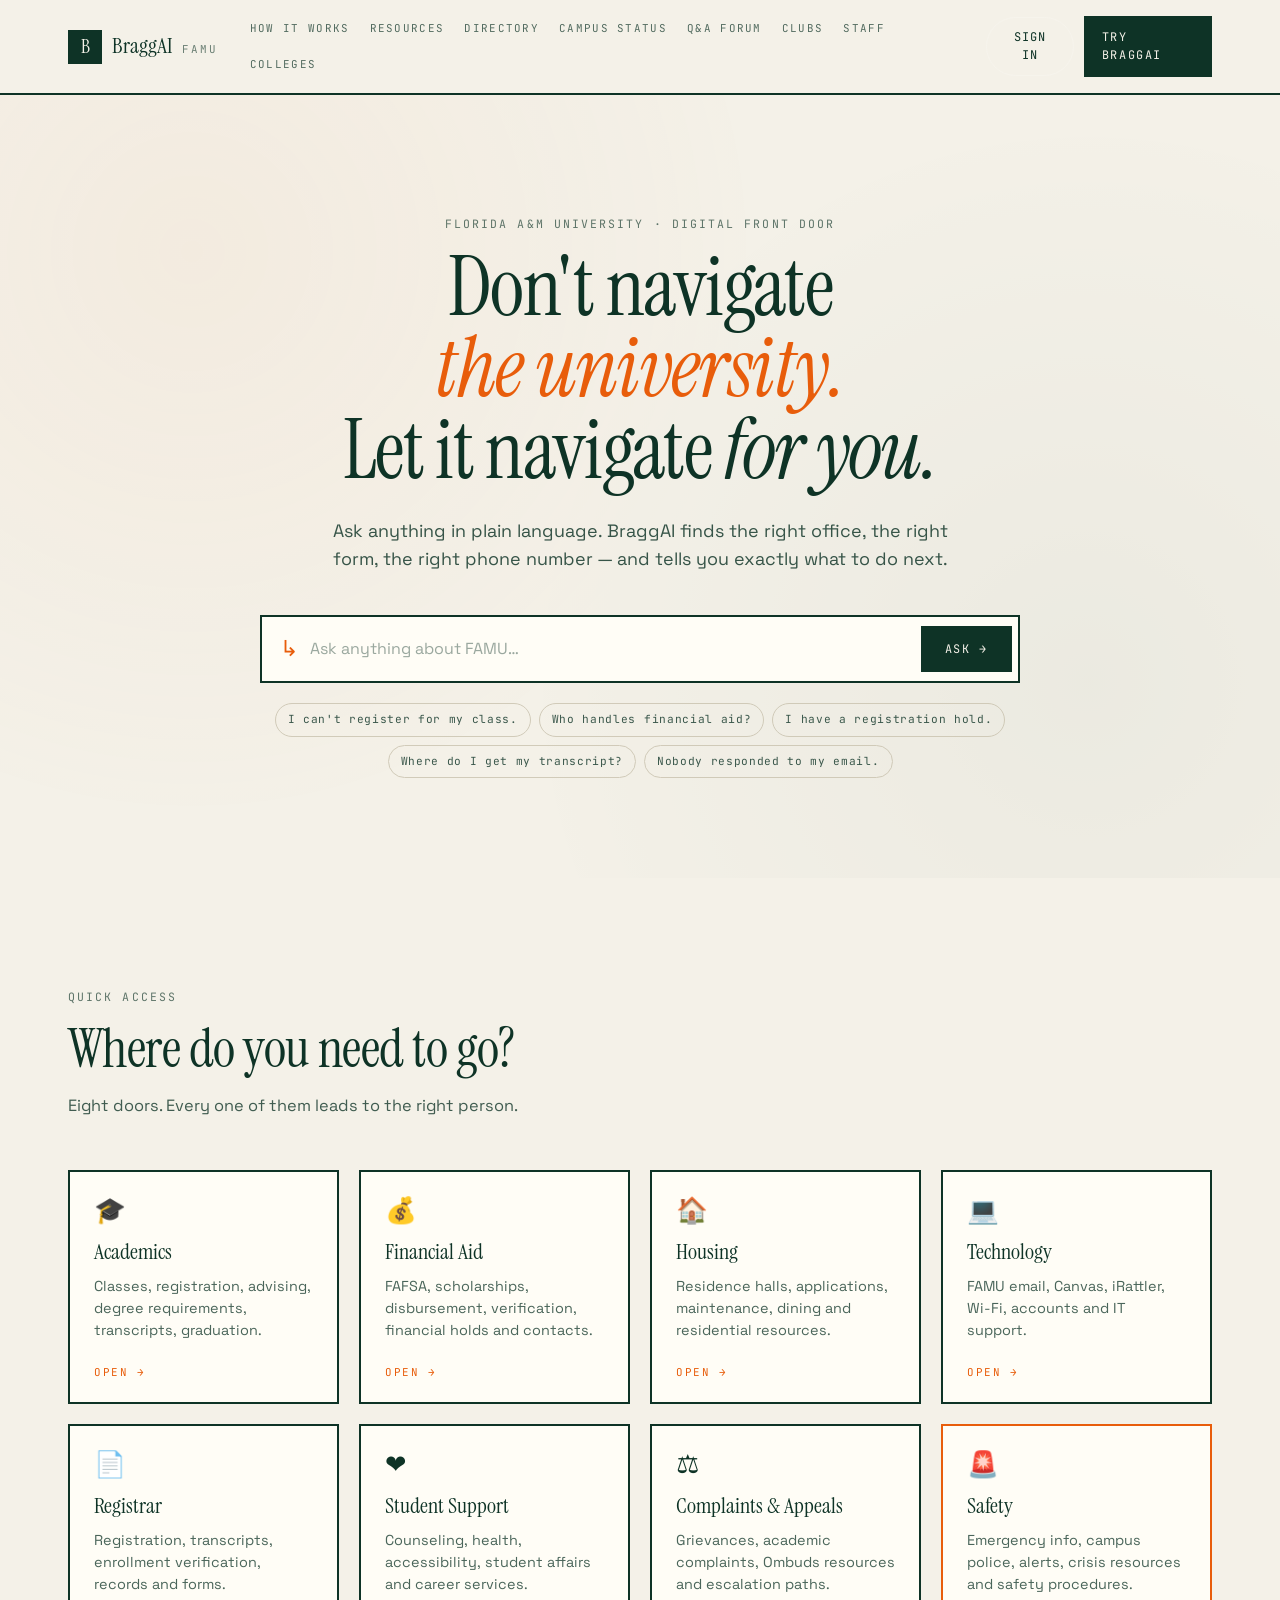
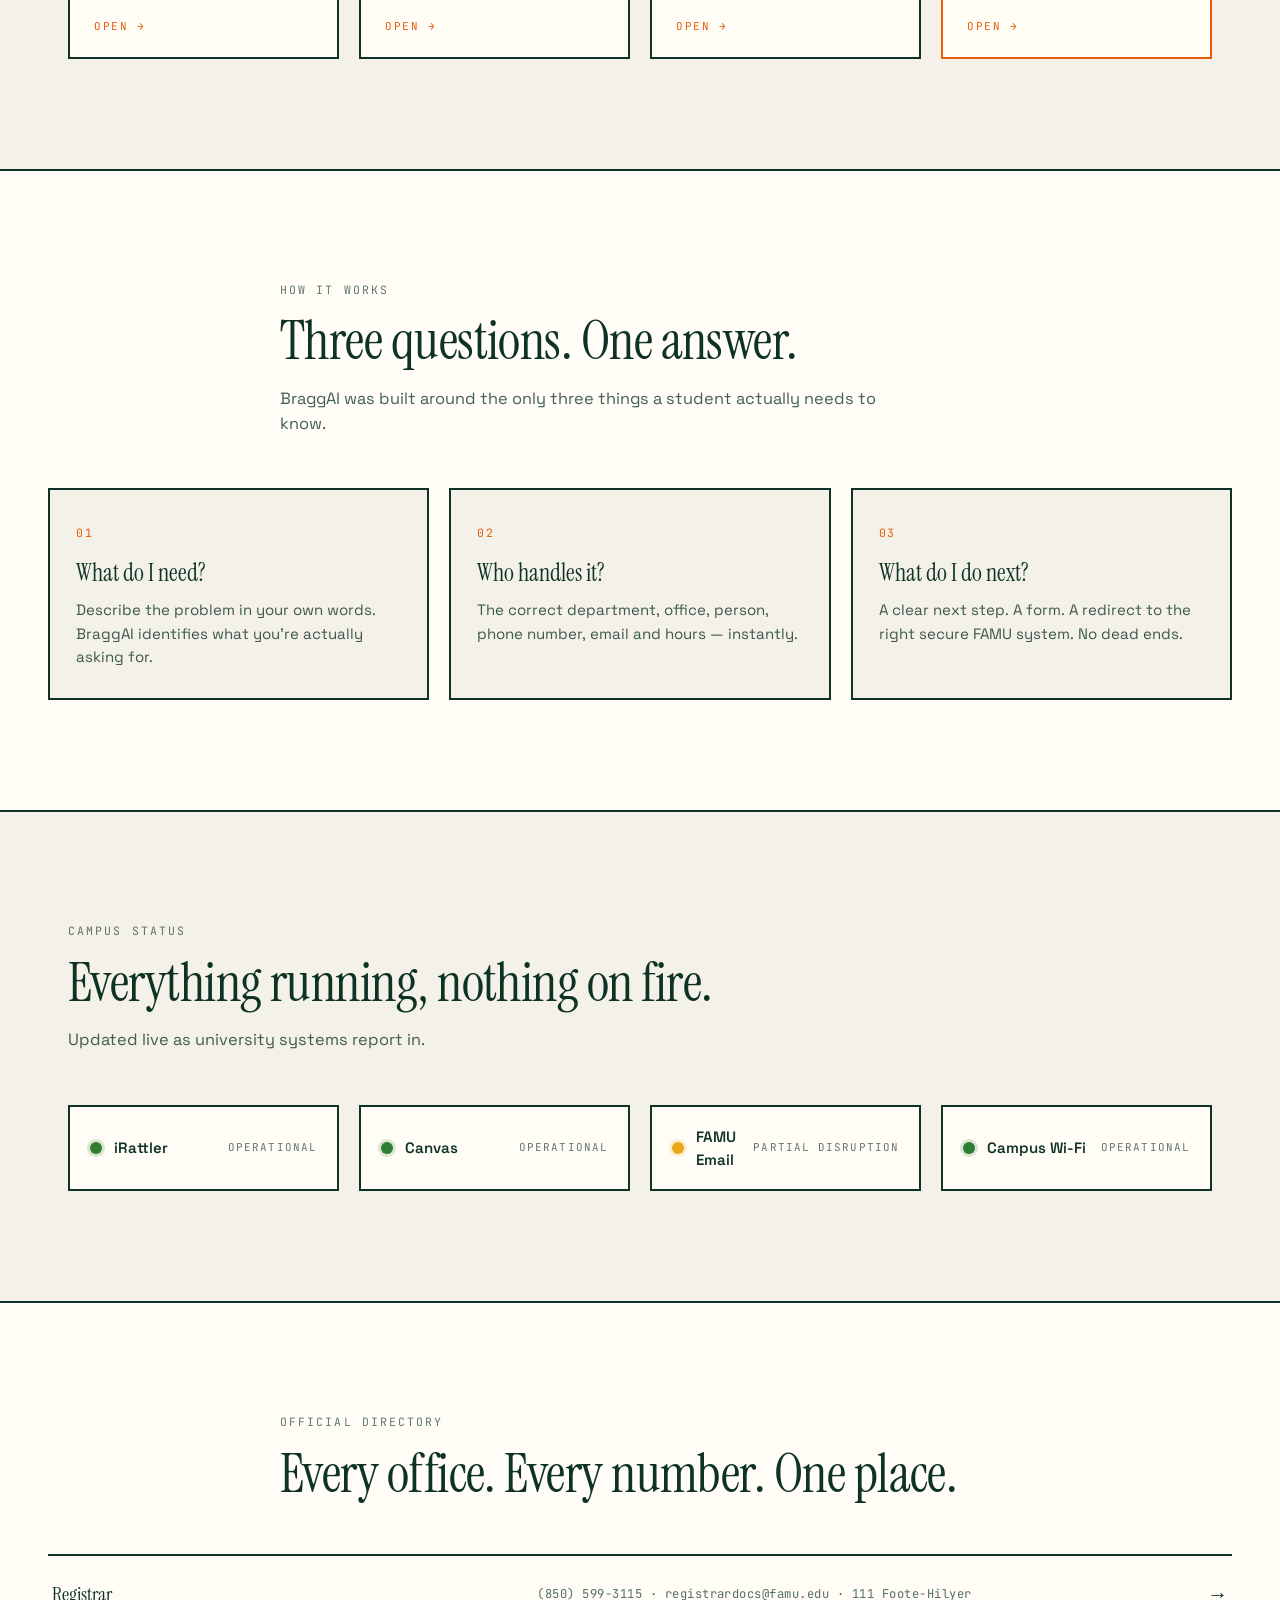
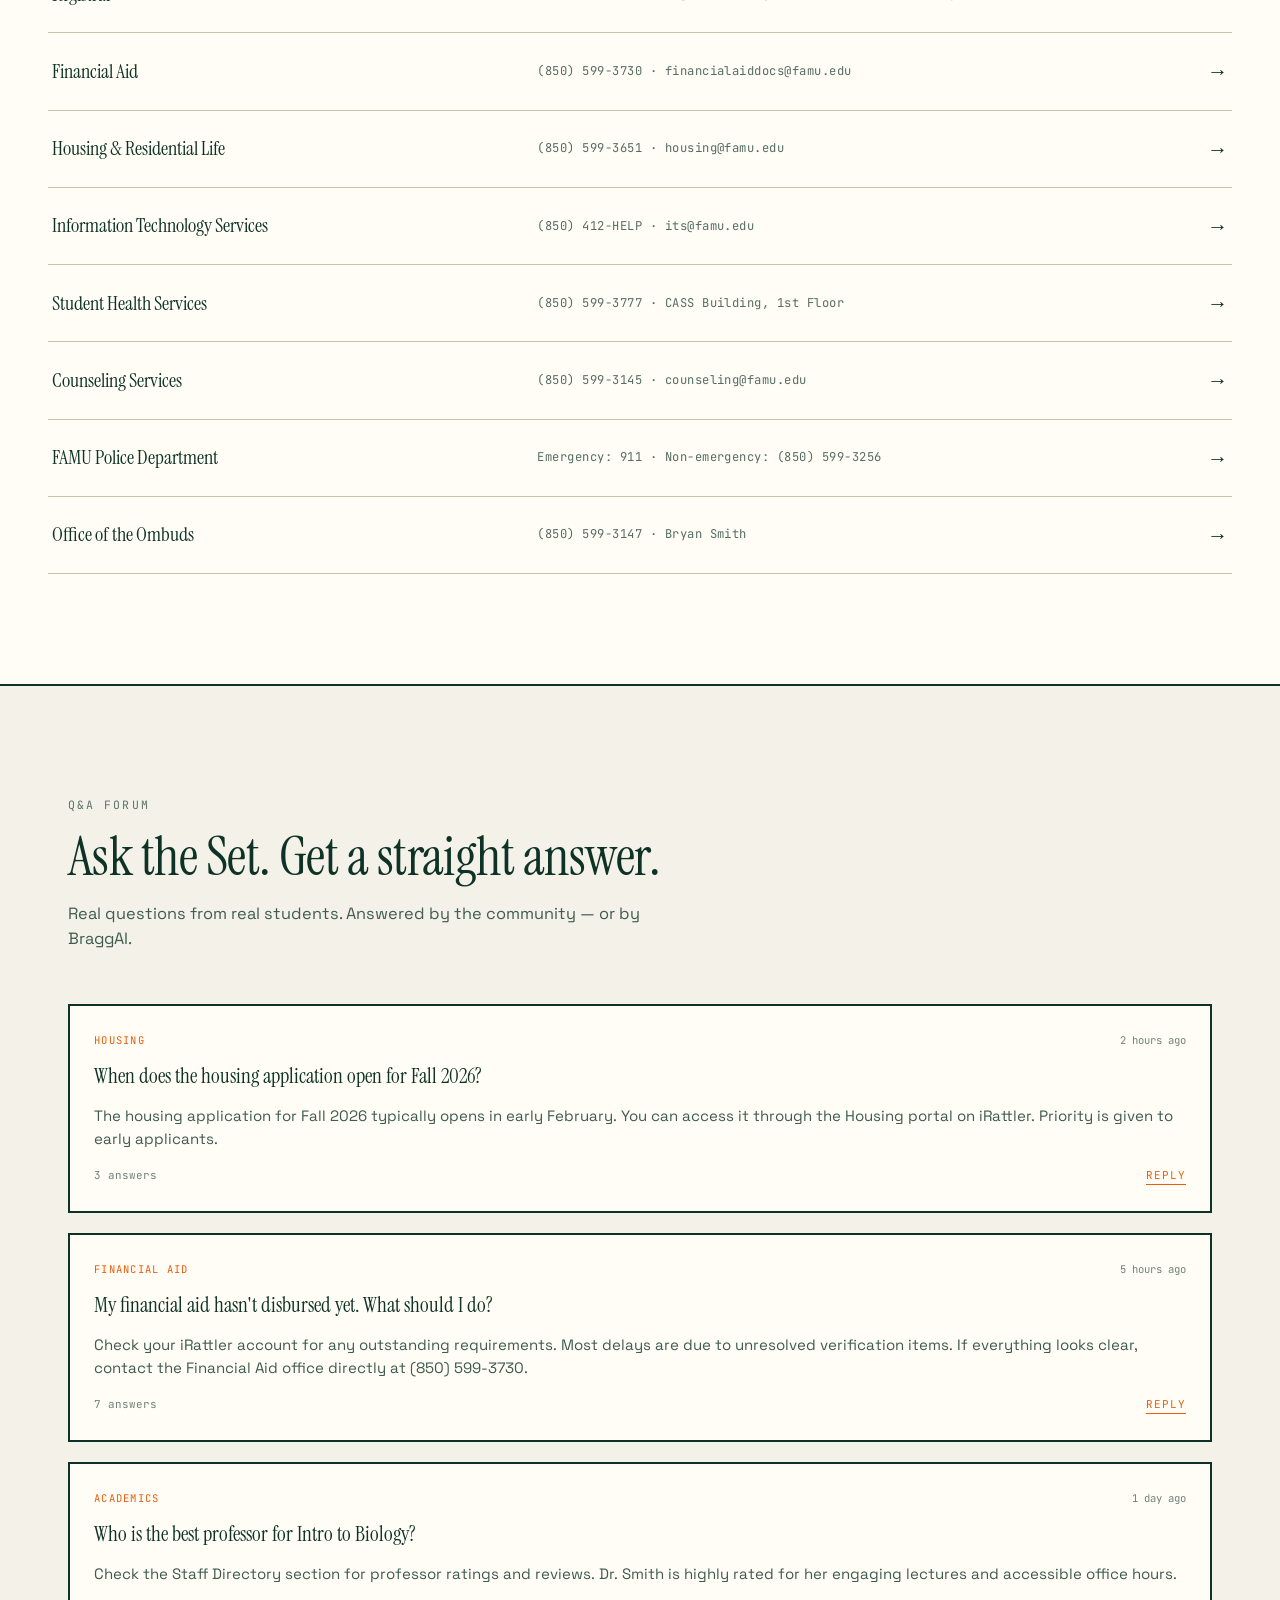
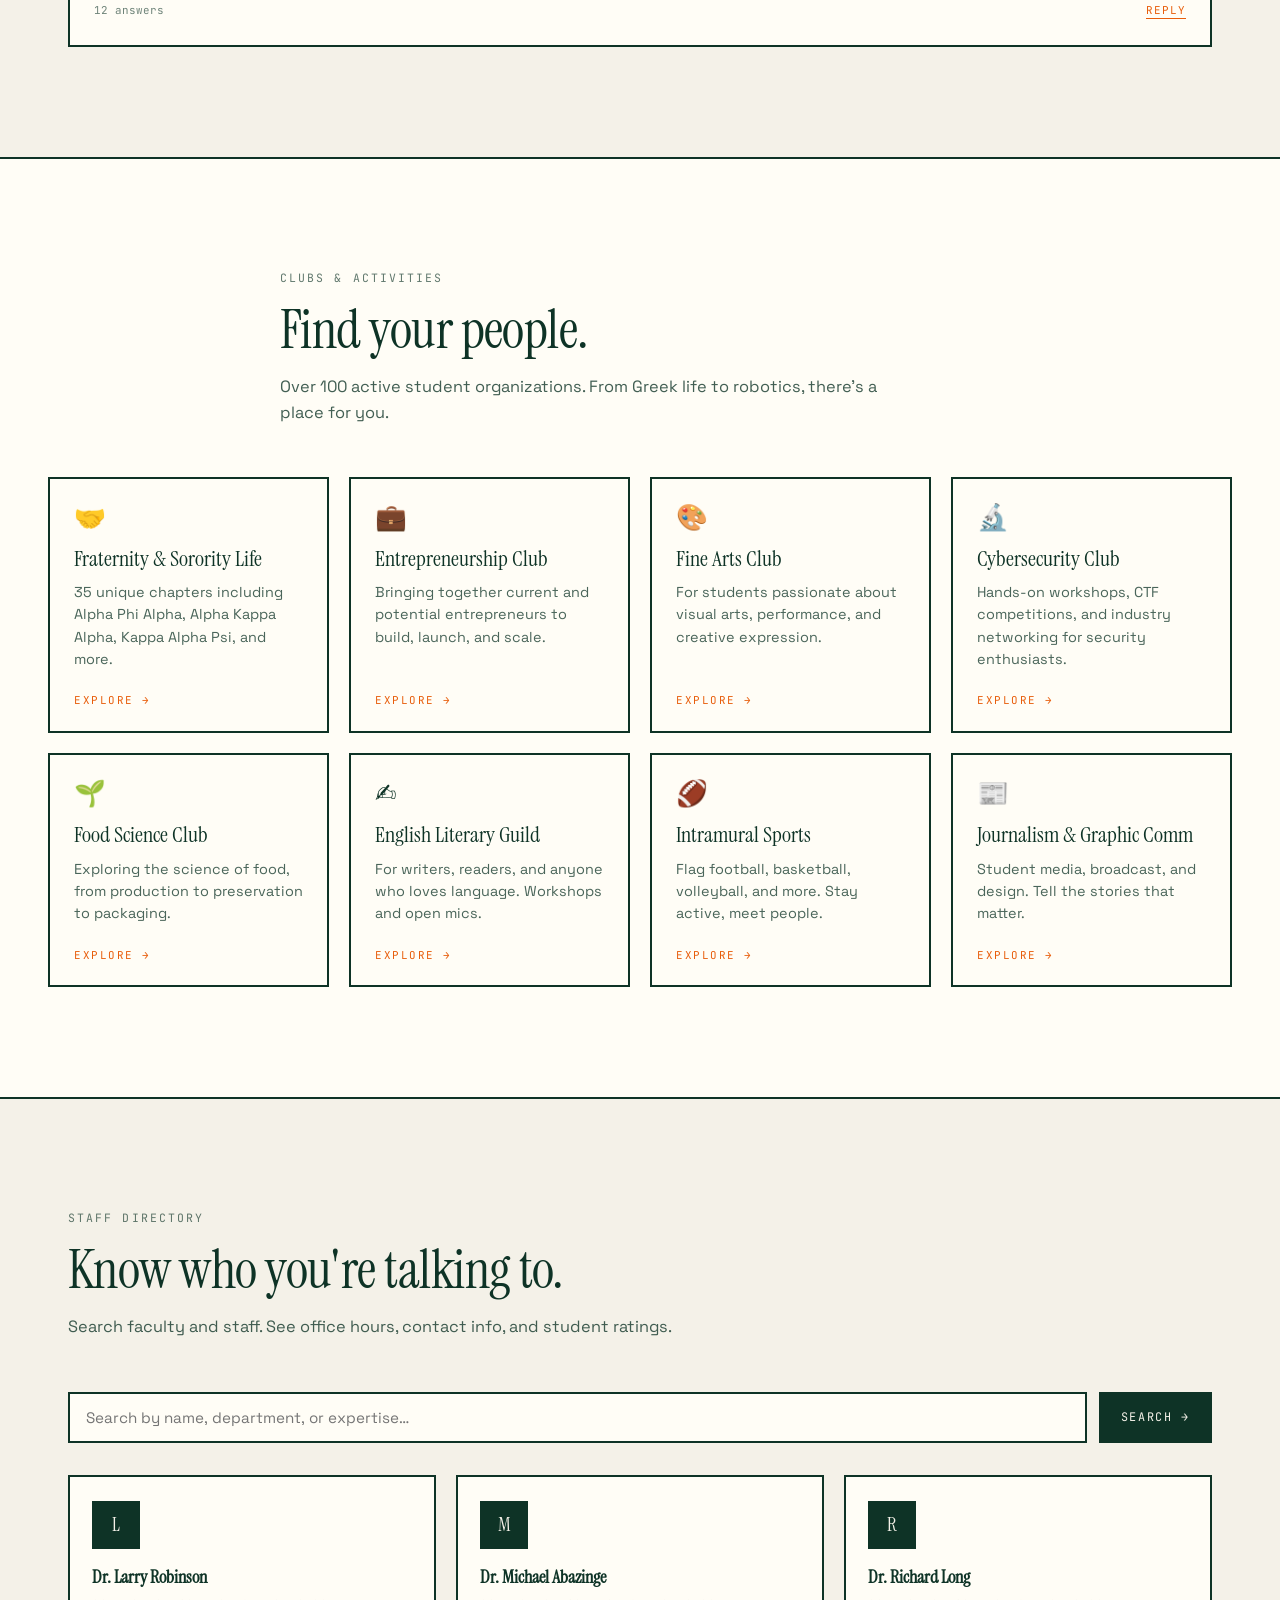
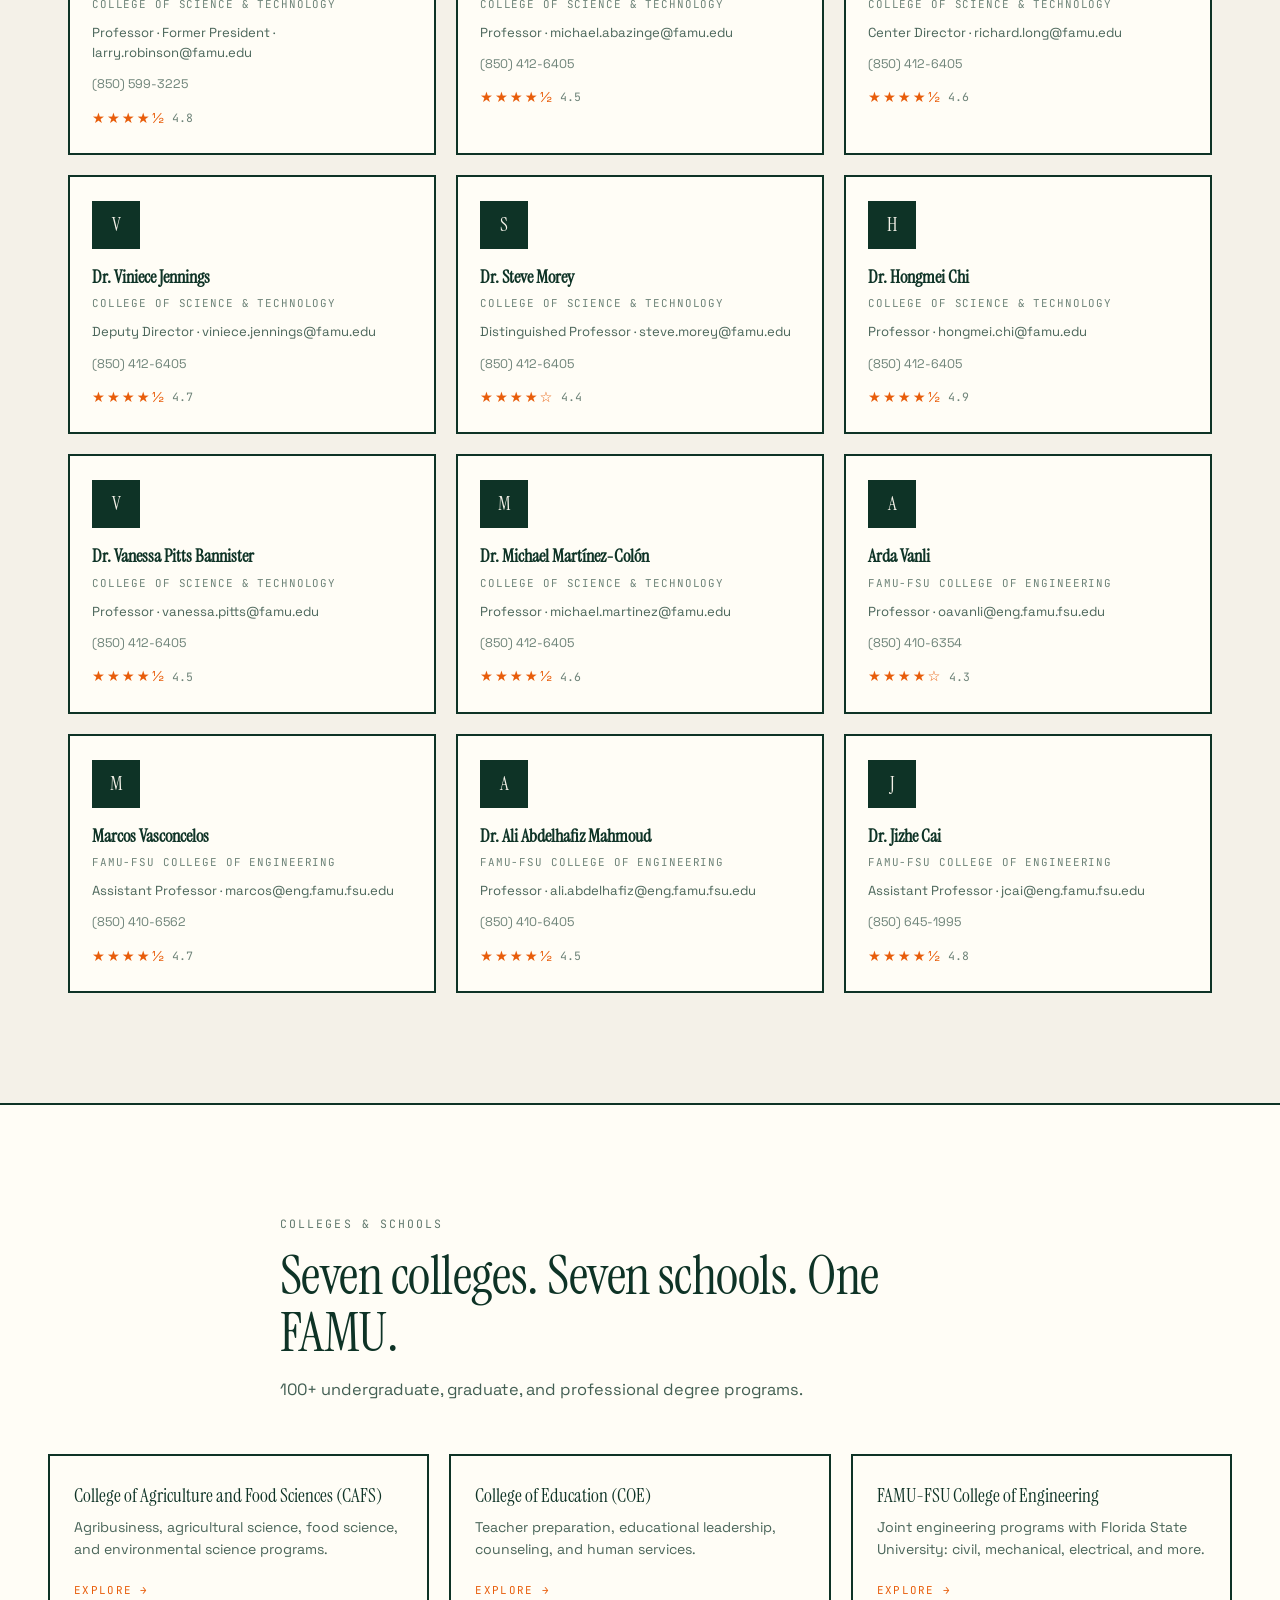
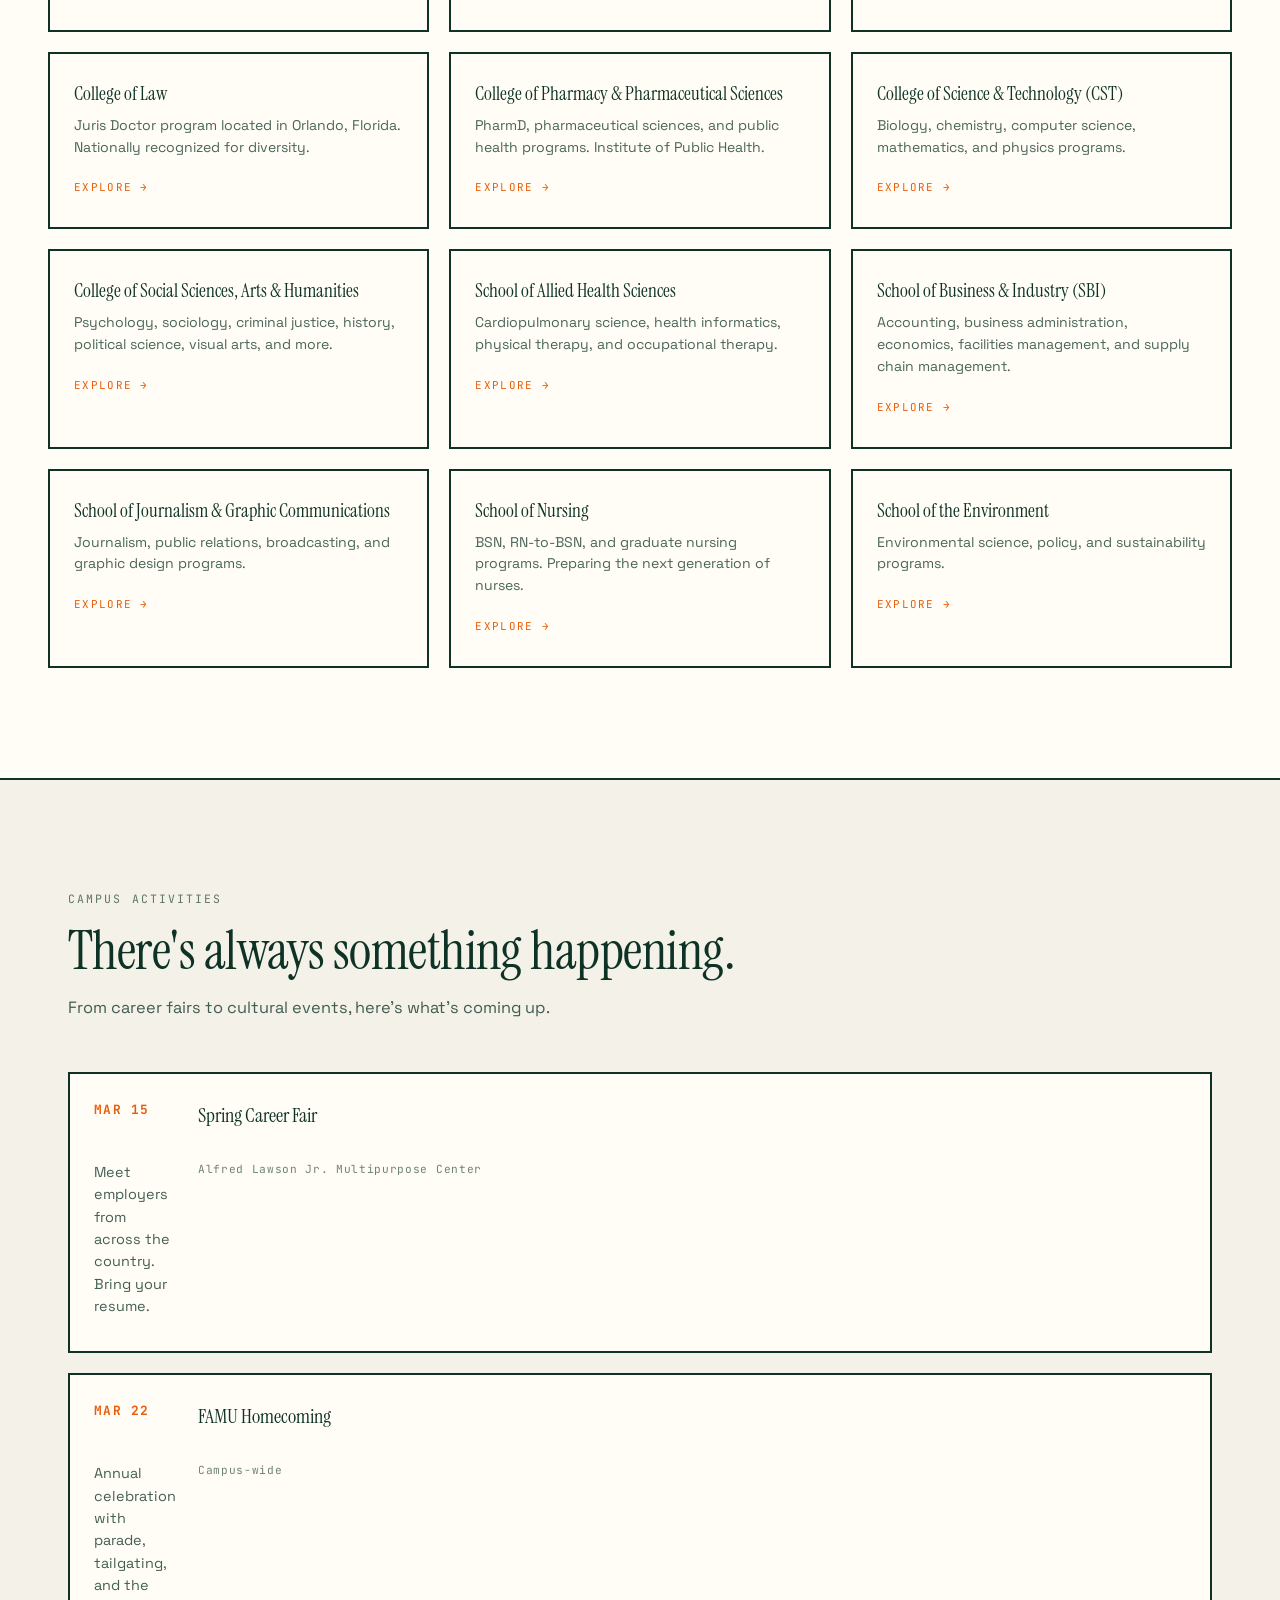
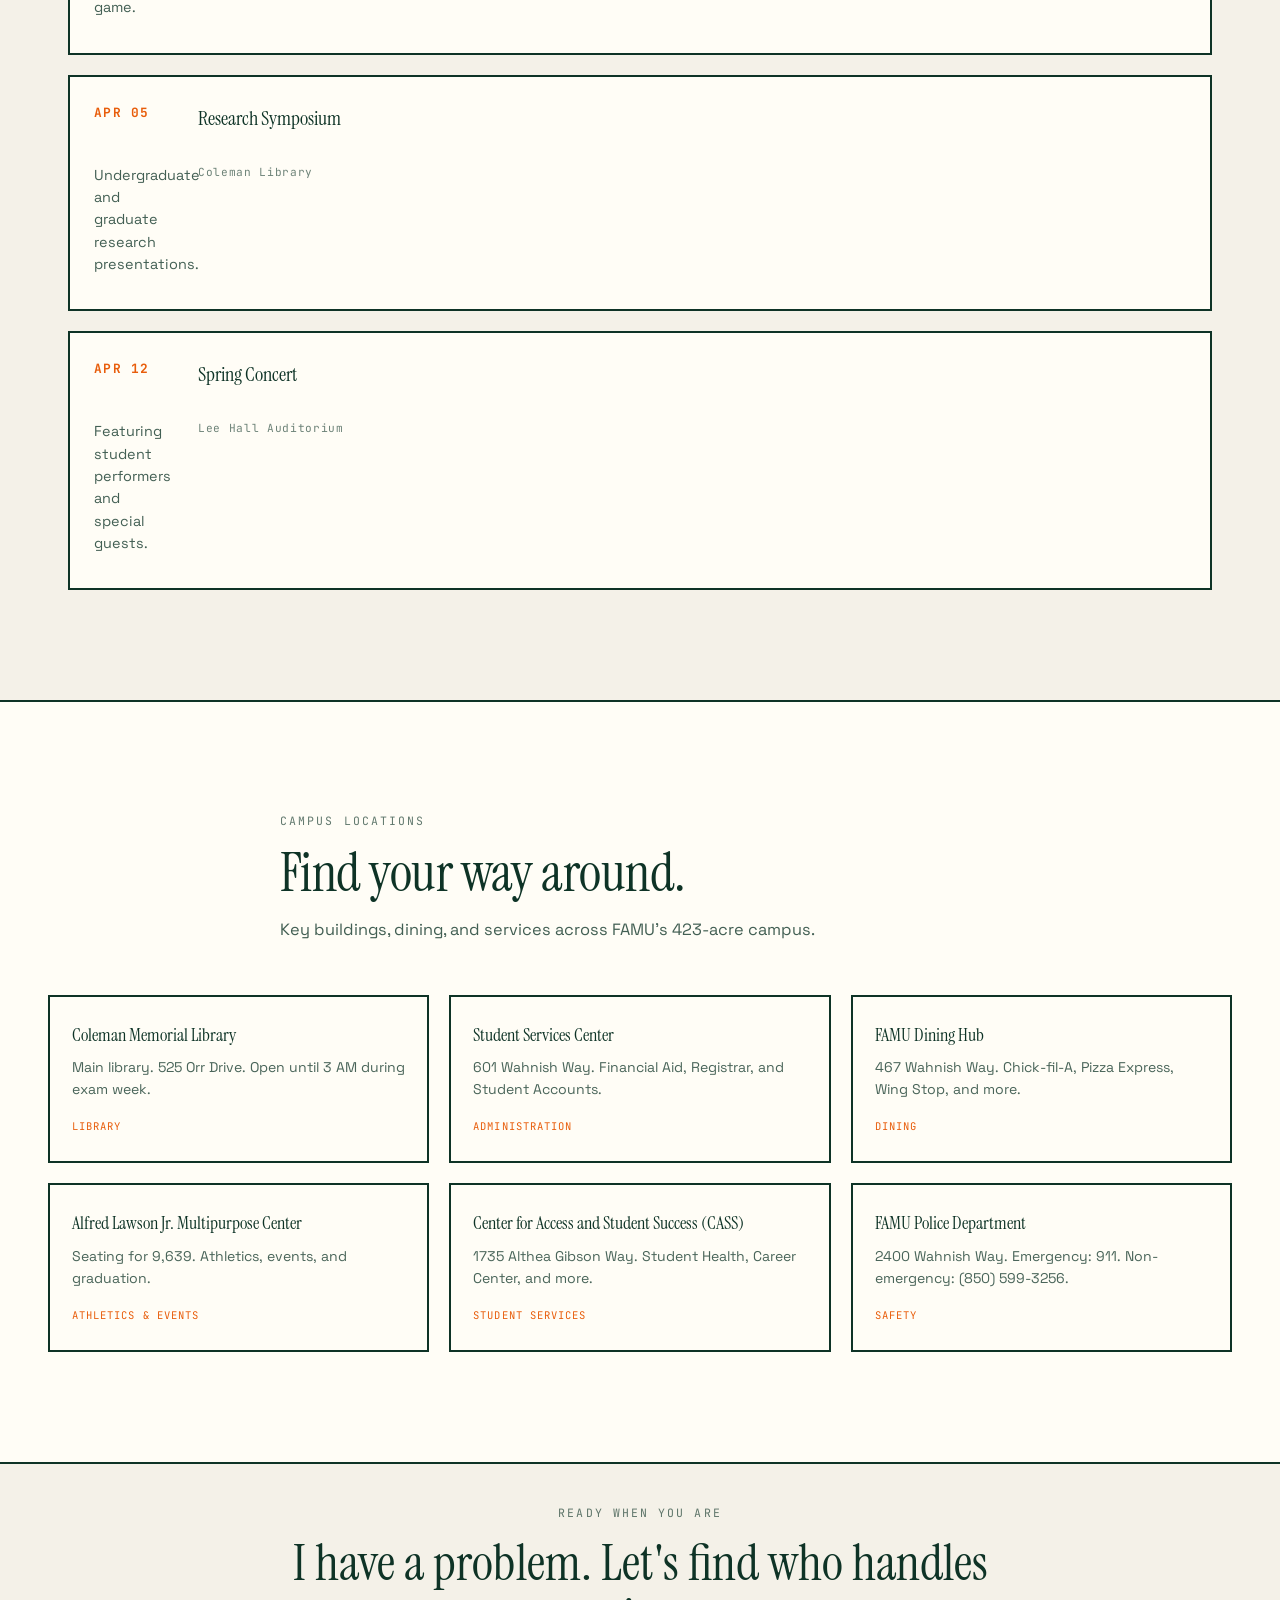
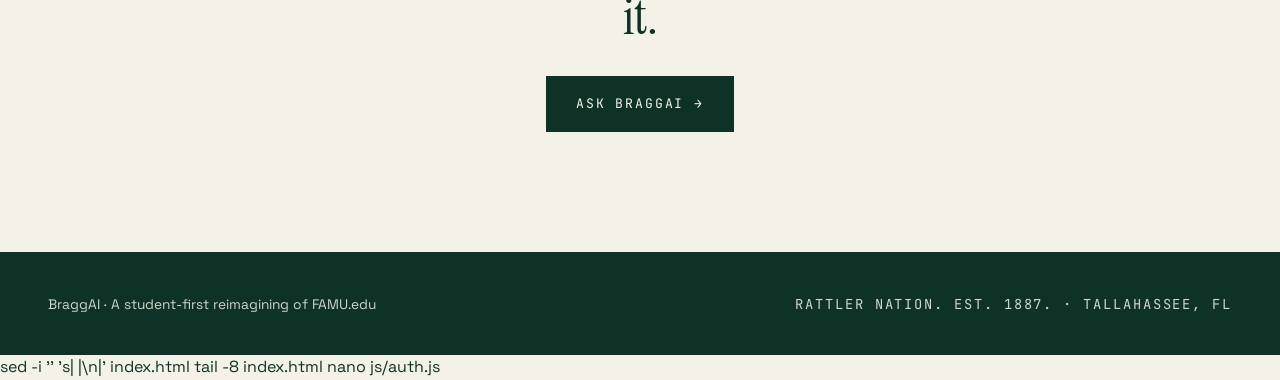
<file: index.html>
<!DOCTYPE html>
<html lang="en">
<head>
<meta charset="UTF-8" />
<meta name="viewport" content="width=device-width, initial-scale=1.0" />
<title>BraggAI — The Digital Front Door to FAMU</title>
<meta name="description" content="Ask anything about FAMU. Find the right office, the right form, the right person — instantly." />

<link rel="preconnect" href="https://fonts.googleapis.com">
<link rel="preconnect" href="https://fonts.gstatic.com" crossorigin>
<link href="https://fonts.googleapis.com/css2?family=Instrument+Serif:ital@0;1&family=Space+Grotesk:wght@400;500;600;700&family=JetBrains+Mono:wght@400;500;700&display=swap" rel="stylesheet">

<link rel="stylesheet" href="css/styles.css" />
</head>
<body>

<!-- ============================================================
     NAV
     ============================================================ -->
<header class="nav">
  <div class="nav-inner">
    <a href="#" class="brand">
      <span class="brand-mark">B</span>
      <span class="brand-name">BraggAI</span>
      <span class="brand-sub">FAMU</span>
    </a>

    <nav class="nav-links" aria-label="Primary">
      <a href="#how">How it works</a>
      <a href="#resources">Resources</a>
      <a href="#directory">Directory</a>
      <a href="#status">Campus status</a>
      <a href="#forum">Q&A Forum</a>
      <a href="#clubs">Clubs</a>
      <a href="#staff">Staff</a>
      <a href="#colleges">Colleges</a>
    </nav>

    <div class="nav-actions">
      <a href="#ask" class="btn btn-primary btn-nav">TRY BRAGGAI</a>
    </div>
  </div>
</header>

<main>

  <!-- ============================================================
       HERO / ASK
       ============================================================ -->
  <section class="hero" id="ask">
    <div class="hero-grain" aria-hidden="true"></div>
    <div class="hero-inner">
      <p class="eyebrow">Florida A&M University · Digital Front Door</p>

      <h1 class="hero-title">
        <span class="line">Don't navigate</span>
        <span class="line line-accent">the university.</span>
        <span class="line">Let it navigate <em>for you.</em></span>
      </h1>

      <p class="hero-lede">
        Ask anything in plain language. BraggAI finds the right office, the right form,
        the right phone number — and tells you exactly what to do next.
      </p>

      <form class="ask" id="ask-form" autocomplete="off">
        <div class="ask-bar">
          <span class="ask-mark" aria-hidden="true">↳</span>
          <input
            type="text"
            id="ask-input"
            name="q"
            placeholder="Ask anything about FAMU…"
            aria-label="Ask anything about FAMU"
            required
          />
          <button type="submit" class="btn btn-primary ask-submit">Ask →</button>
        </div>

        <div class="ask-chips" aria-label="Example questions">
          <button type="button" class="chip" data-q="I can't register for my class.">I can't register for my class.</button>
          <button type="button" class="chip" data-q="Who do I contact about financial aid?">Who handles financial aid?</button>
          <button type="button" class="chip" data-q="I have a registration hold.">I have a registration hold.</button>
          <button type="button" class="chip" data-q="Where do I get my transcript?">Where do I get my transcript?</button>
          <button type="button" class="chip" data-q="I emailed an office and nobody responded.">Nobody responded to my email.</button>
        </div>
      </form>

      <div class="ask-answer" id="ask-answer" hidden>
        <div class="answer-head">
          <p class="eyebrow" id="answer-source">Source</p>
          <button type="button" class="answer-close" id="answer-close" aria-label="Close answer">×</button>
        </div>
        <p class="answer-body" id="answer-body"></p>
        <div class="answer-actions" id="answer-actions"></div>
      </div>
    </div>
  </section>

  <!-- ============================================================
       QUICK ACCESS
       ============================================================ -->
  <section class="section" id="resources">
    <div class="section-head">
      <p class="eyebrow">Quick access</p>
      <h2 class="section-title">Where do you need to go?</h2>
      <p class="section-lede">
        Eight doors. Every one of them leads to the right person.
      </p>
    </div>

    <div class="grid grid-4">
      <a class="card" href="#">
        <span class="card-icon" aria-hidden="true">🎓</span>
        <h3 class="card-title">Academics</h3>
        <p class="card-body">Classes, registration, advising, degree requirements, transcripts, graduation.</p>
        <span class="card-cta">Open →</span>
      </a>

      <a class="card" href="#">
        <span class="card-icon" aria-hidden="true">💰</span>
        <h3 class="card-title">Financial Aid</h3>
        <p class="card-body">FAFSA, scholarships, disbursement, verification, financial holds and contacts.</p>
        <span class="card-cta">Open →</span>
      </a>

      <a class="card" href="#">
        <span class="card-icon" aria-hidden="true">🏠</span>
        <h3 class="card-title">Housing</h3>
        <p class="card-body">Residence halls, applications, maintenance, dining and residential resources.</p>
        <span class="card-cta">Open →</span>
      </a>

      <a class="card" href="#">
        <span class="card-icon" aria-hidden="true">💻</span>
        <h3 class="card-title">Technology</h3>
        <p class="card-body">FAMU email, Canvas, iRattler, Wi-Fi, accounts and IT support.</p>
        <span class="card-cta">Open →</span>
      </a>

      <a class="card" href="#">
        <span class="card-icon" aria-hidden="true">📄</span>
        <h3 class="card-title">Registrar</h3>
        <p class="card-body">Registration, transcripts, enrollment verification, records and forms.</p>
        <span class="card-cta">Open →</span>
      </a>

      <a class="card" href="#">
        <span class="card-icon" aria-hidden="true">❤️</span>
        <h3 class="card-title">Student Support</h3>
        <p class="card-body">Counseling, health, accessibility, student affairs and career services.</p>
        <span class="card-cta">Open →</span>
      </a>

      <a class="card" href="#">
        <span class="card-icon" aria-hidden="true">⚖️</span>
        <h3 class="card-title">Complaints &amp; Appeals</h3>
        <p class="card-body">Grievances, academic complaints, Ombuds resources and escalation paths.</p>
        <span class="card-cta">Open →</span>
      </a>

      <a class="card card-alert" href="#">
        <span class="card-icon" aria-hidden="true">🚨</span>
        <h3 class="card-title">Safety</h3>
        <p class="card-body">Emergency info, campus police, alerts, crisis resources and safety procedures.</p>
        <span class="card-cta">Open →</span>
      </a>
    </div>
  </section>

  <!-- ============================================================
       HOW IT WORKS
       ============================================================ -->
  <section class="section section-alt" id="how">
    <div class="section-head">
      <p class="eyebrow">How it works</p>
      <h2 class="section-title">Three questions. One answer.</h2>
      <p class="section-lede">
        BraggAI was built around the only three things a student actually needs to know.
      </p>
    </div>

    <div class="grid grid-3">
      <article class="step">
        <span class="step-num">01</span>
        <h3 class="step-title">What do I need?</h3>
        <p class="step-body">
          Describe the problem in your own words. BraggAI identifies what you're actually asking for.
        </p>
      </article>

      <article class="step">
        <span class="step-num">02</span>
        <h3 class="step-title">Who handles it?</h3>
        <p class="step-body">
          The correct department, office, person, phone number, email and hours — instantly.
        </p>
      </article>

      <article class="step">
        <span class="step-num">03</span>
        <h3 class="step-title">What do I do next?</h3>
        <p class="step-body">
          A clear next step. A form. A redirect to the right secure FAMU system. No dead ends.
        </p>
      </article>
    </div>
  </section>

  <!-- ============================================================
       CAMPUS STATUS
       ============================================================ -->
  <section class="section" id="status">
    <div class="section-head">
      <p class="eyebrow">Campus status</p>
      <h2 class="section-title">Everything running, nothing on fire.</h2>
      <p class="section-lede">Updated live as university systems report in.</p>
    </div>

    <div class="grid grid-4">
      <div class="status">
        <span class="status-dot is-ok"></span>
        <span class="status-name">iRattler</span>
        <span class="status-state">Operational</span>
      </div>
      <div class="status">
        <span class="status-dot is-ok"></span>
        <span class="status-name">Canvas</span>
        <span class="status-state">Operational</span>
      </div>
      <div class="status">
        <span class="status-dot is-warn"></span>
        <span class="status-name">FAMU Email</span>
        <span class="status-state">Partial disruption</span>
      </div>
      <div class="status">
        <span class="status-dot is-ok"></span>
        <span class="status-name">Campus Wi-Fi</span>
        <span class="status-state">Operational</span>
      </div>
    </div>
  </section>

  <!-- ============================================================
       OFFICIAL DIRECTORY
       ============================================================ -->
  <section class="section section-alt" id="directory">
    <div class="section-head">
      <p class="eyebrow">Official directory</p>
      <h2 class="section-title">Every office. Every number. One place.</h2>
    </div>

    <div class="directory">
      <a class="dir-row" href="#">
        <span class="dir-name">Registrar</span>
        <span class="dir-meta">(850) 599-3115 · registrardocs@famu.edu · 111 Foote-Hilyer</span>
        <span class="dir-arrow">→</span>
      </a>
      <a class="dir-row" href="#">
        <span class="dir-name">Financial Aid</span>
        <span class="dir-meta">(850) 599-3730 · financialaiddocs@famu.edu</span>
        <span class="dir-arrow">→</span>
      </a>
      <a class="dir-row" href="#">
        <span class="dir-name">Housing &amp; Residential Life</span>
        <span class="dir-meta">(850) 599-3651 · housing@famu.edu</span>
        <span class="dir-arrow">→</span>
      </a>
      <a class="dir-row" href="#">
        <span class="dir-name">Information Technology Services</span>
        <span class="dir-meta">(850) 412-HELP · its@famu.edu</span>
        <span class="dir-arrow">→</span>
      </a>
      <a class="dir-row" href="#">
        <span class="dir-name">Student Health Services</span>
        <span class="dir-meta">(850) 599-3777 · CASS Building, 1st Floor</span>
        <span class="dir-arrow">→</span>
      </a>
      <a class="dir-row" href="#">
        <span class="dir-name">Counseling Services</span>
        <span class="dir-meta">(850) 599-3145 · counseling@famu.edu</span>
        <span class="dir-arrow">→</span>
      </a>
      <a class="dir-row" href="#">
        <span class="dir-name">FAMU Police Department</span>
        <span class="dir-meta">Emergency: 911 · Non-emergency: (850) 599-3256</span>
        <span class="dir-arrow">→</span>
      </a>
      <a class="dir-row" href="#">
        <span class="dir-name">Office of the Ombuds</span>
        <span class="dir-meta">(850) 599-3147 · Bryan Smith</span>
        <span class="dir-arrow">→</span>
      </a>
    </div>
  </section>

  <!-- ============================================================
       Q&A FORUM
       ============================================================ -->
  <section class="section" id="forum">
    <div class="section-head">
      <p class="eyebrow">Q&amp;A Forum</p>
      <h2 class="section-title">Ask the Set. Get a straight answer.</h2>
      <p class="section-lede">
        Real questions from real students. Answered by the community — or by BraggAI.
      </p>
    </div>

    <div class="forum">
      <article class="forum-post">
        <div class="forum-meta">
          <span class="forum-tag">Housing</span>
          <span class="forum-time">2 hours ago</span>
        </div>
        <h3 class="forum-q">When does the housing application open for Fall 2026?</h3>
        <p class="forum-a">
          The housing application for Fall 2026 typically opens in early February. You can access it through the Housing portal on iRattler. Priority is given to early applicants.
        </p>
        <div class="forum-footer">
          <span class="forum-answer-count">3 answers</span>
          <button type="button" class="forum-btn">Reply</button>
        </div>
      </article>

      <article class="forum-post">
        <div class="forum-meta">
          <span class="forum-tag">Financial Aid</span>
          <span class="forum-time">5 hours ago</span>
        </div>
        <h3 class="forum-q">My financial aid hasn't disbursed yet. What should I do?</h3>
        <p class="forum-a">
          Check your iRattler account for any outstanding requirements. Most delays are due to unresolved verification items. If everything looks clear, contact the Financial Aid office directly at (850) 599-3730.
        </p>
        <div class="forum-footer">
          <span class="forum-answer-count">7 answers</span>
          <button type="button" class="forum-btn">Reply</button>
        </div>
      </article>

      <article class="forum-post">
        <div class="forum-meta">
          <span class="forum-tag">Academics</span>
          <span class="forum-time">1 day ago</span>
        </div>
        <h3 class="forum-q">Who is the best professor for Intro to Biology?</h3>
        <p class="forum-a">
          Check the Staff Directory section for professor ratings and reviews. Dr. Smith is highly rated for her engaging lectures and accessible office hours.
        </p>
        <div class="forum-footer">
          <span class="forum-answer-count">12 answers</span>
          <button type="button" class="forum-btn">Reply</button>
        </div>
      </article>
    </div>
  </section>

  <!-- ============================================================
       CLUBS & ACTIVITIES
       ============================================================ -->
  <section class="section section-alt" id="clubs">
    <div class="section-head">
      <p class="eyebrow">Clubs &amp; Activities</p>
      <h2 class="section-title">Find your people.</h2>
      <p class="section-lede">
        Over 100 active student organizations. From Greek life to robotics, there's a place for you.
      </p>
    </div>

    <div class="grid grid-4">
      <a class="card" href="#">
        <span class="card-icon" aria-hidden="true">🤝</span>
        <h3 class="card-title">Fraternity &amp; Sorority Life</h3>
        <p class="card-body">35 unique chapters including Alpha Phi Alpha, Alpha Kappa Alpha, Kappa Alpha Psi, and more.</p>
        <span class="card-cta">Explore →</span>
      </a>

      <a class="card" href="#">
        <span class="card-icon" aria-hidden="true">💼</span>
        <h3 class="card-title">Entrepreneurship Club</h3>
        <p class="card-body">Bringing together current and potential entrepreneurs to build, launch, and scale.</p>
        <span class="card-cta">Explore →</span>
      </a>

      <a class="card" href="#">
        <span class="card-icon" aria-hidden="true">🎨</span>
        <h3 class="card-title">Fine Arts Club</h3>
        <p class="card-body">For students passionate about visual arts, performance, and creative expression.</p>
        <span class="card-cta">Explore →</span>
      </a>

      <a class="card" href="#">
        <span class="card-icon" aria-hidden="true">🔬</span>
        <h3 class="card-title">Cybersecurity Club</h3>
        <p class="card-body">Hands-on workshops, CTF competitions, and industry networking for security enthusiasts.</p>
        <span class="card-cta">Explore →</span>
      </a>

      <a class="card" href="#">
        <span class="card-icon" aria-hidden="true">🌱</span>
        <h3 class="card-title">Food Science Club</h3>
        <p class="card-body">Exploring the science of food, from production to preservation to packaging.</p>
        <span class="card-cta">Explore →</span>
      </a>

      <a class="card" href="#">
        <span class="card-icon" aria-hidden="true">✍️</span>
        <h3 class="card-title">English Literary Guild</h3>
        <p class="card-body">For writers, readers, and anyone who loves language. Workshops and open mics.</p>
        <span class="card-cta">Explore →</span>
      </a>

      <a class="card" href="#">
        <span class="card-icon" aria-hidden="true">🏈</span>
        <h3 class="card-title">Intramural Sports</h3>
        <p class="card-body">Flag football, basketball, volleyball, and more. Stay active, meet people.</p>
        <span class="card-cta">Explore →</span>
      </a>

      <a class="card" href="#">
        <span class="card-icon" aria-hidden="true">📰</span>
        <h3 class="card-title">Journalism &amp; Graphic Comm</h3>
        <p class="card-body">Student media, broadcast, and design. Tell the stories that matter.</p>
        <span class="card-cta">Explore →</span>
      </a>
    </div>
  </section>

  <!-- ============================================================
       STAFF DIRECTORY
       ============================================================ -->
  <section class="section" id="staff">
    <div class="section-head">
      <p class="eyebrow">Staff Directory</p>
      <h2 class="section-title">Know who you're talking to.</h2>
      <p class="section-lede">
        Search faculty and staff. See office hours, contact info, and student ratings.
      </p>
    </div>

    <div class="staff-search">
      <input type="text" id="staff-input" placeholder="Search by name, department, or expertise…" aria-label="Search staff">
      <button type="button" class="btn btn-primary" id="staff-search-btn">Search →</button>
    </div>

    <div class="staff-grid" id="staff-grid">
      <!-- Staff cards injected by JS -->
    </div>
  </section>

  <!-- ============================================================
       COLLEGE SEGMENTS
       ============================================================ -->
  <section class="section section-alt" id="colleges">
    <div class="section-head">
      <p class="eyebrow">Colleges &amp; Schools</p>
      <h2 class="section-title">Seven colleges. Seven schools. One FAMU.</h2>
      <p class="section-lede">
        100+ undergraduate, graduate, and professional degree programs.
      </p>
    </div>

    <div class="grid grid-3">
      <div class="college-card">
        <h3>College of Agriculture and Food Sciences (CAFS)</h3>
        <p>Agribusiness, agricultural science, food science, and environmental science programs.</p>
        <span class="college-link">Explore →</span>
      </div>
      <div class="college-card">
        <h3>College of Education (COE)</h3>
        <p>Teacher preparation, educational leadership, counseling, and human services.</p>
        <span class="college-link">Explore →</span>
      </div>
      <div class="college-card">
        <h3>FAMU-FSU College of Engineering</h3>
        <p>Joint engineering programs with Florida State University: civil, mechanical, electrical, and more.</p>
        <span class="college-link">Explore →</span>
      </div>
      <div class="college-card">
        <h3>College of Law</h3>
        <p>Juris Doctor program located in Orlando, Florida. Nationally recognized for diversity.</p>
        <span class="college-link">Explore →</span>
      </div>
      <div class="college-card">
        <h3>College of Pharmacy &amp; Pharmaceutical Sciences</h3>
        <p>PharmD, pharmaceutical sciences, and public health programs. Institute of Public Health.</p>
        <span class="college-link">Explore →</span>
      </div>
      <div class="college-card">
        <h3>College of Science &amp; Technology (CST)</h3>
        <p>Biology, chemistry, computer science, mathematics, and physics programs.</p>
        <span class="college-link">Explore →</span>
      </div>
      <div class="college-card">
        <h3>College of Social Sciences, Arts &amp; Humanities</h3>
        <p>Psychology, sociology, criminal justice, history, political science, visual arts, and more.</p>
        <span class="college-link">Explore →</span>
      </div>
      <div class="college-card">
        <h3>School of Allied Health Sciences</h3>
        <p>Cardiopulmonary science, health informatics, physical therapy, and occupational therapy.</p>
        <span class="college-link">Explore →</span>
      </div>
      <div class="college-card">
        <h3>School of Business &amp; Industry (SBI)</h3>
        <p>Accounting, business administration, economics, facilities management, and supply chain management.</p>
        <span class="college-link">Explore →</span>
      </div>
      <div class="college-card">
        <h3>School of Journalism &amp; Graphic Communications</h3>
        <p>Journalism, public relations, broadcasting, and graphic design programs.</p>
        <span class="college-link">Explore →</span>
      </div>
      <div class="college-card">
        <h3>School of Nursing</h3>
        <p>BSN, RN-to-BSN, and graduate nursing programs. Preparing the next generation of nurses.</p>
        <span class="college-link">Explore →</span>
      </div>
      <div class="college-card">
        <h3>School of the Environment</h3>
        <p>Environmental science, policy, and sustainability programs.</p>
        <span class="college-link">Explore →</span>
      </div>
    </div>
  </section>

  <!-- ============================================================
       CAMPUS ACTIVITIES
       ============================================================ -->
  <section class="section" id="activities">
    <div class="section-head">
      <p class="eyebrow">Campus Activities</p>
      <h2 class="section-title">There's always something happening.</h2>
      <p class="section-lede">
        From career fairs to cultural events, here's what's coming up.
      </p>
    </div>

    <div class="activities">
      <div class="activity-card">
        <span class="activity-date">MAR 15</span>
        <h3>Spring Career Fair</h3>
        <p>Meet employers from across the country. Bring your resume.</p>
        <span class="activity-venue">Alfred Lawson Jr. Multipurpose Center</span>
      </div>
      <div class="activity-card">
        <span class="activity-date">MAR 22</span>
        <h3>FAMU Homecoming</h3>
        <p>Annual celebration with parade, tailgating, and the game.</p>
        <span class="activity-venue">Campus-wide</span>
      </div>
      <div class="activity-card">
        <span class="activity-date">APR 05</span>
        <h3>Research Symposium</h3>
        <p>Undergraduate and graduate research presentations.</p>
        <span class="activity-venue">Coleman Library</span>
      </div>
      <div class="activity-card">
        <span class="activity-date">APR 12</span>
        <h3>Spring Concert</h3>
        <p>Featuring student performers and special guests.</p>
        <span class="activity-venue">Lee Hall Auditorium</span>
      </div>
    </div>
  </section>

  <!-- ============================================================
       LOCATIONS
       ============================================================ -->
  <section class="section section-alt" id="locations">
    <div class="section-head">
      <p class="eyebrow">Campus Locations</p>
      <h2 class="section-title">Find your way around.</h2>
      <p class="section-lede">
        Key buildings, dining, and services across FAMU's 423-acre campus.
      </p>
    </div>

    <div class="locations-grid">
      <div class="location-card">
        <h3>Coleman Memorial Library</h3>
        <p>Main library. 525 Orr Drive. Open until 3 AM during exam week.</p>
        <span class="location-tag">Library</span>
      </div>
      <div class="location-card">
        <h3>Student Services Center</h3>
        <p>601 Wahnish Way. Financial Aid, Registrar, and Student Accounts.</p>
        <span class="location-tag">Administration</span>
      </div>
      <div class="location-card">
        <h3>FAMU Dining Hub</h3>
        <p>467 Wahnish Way. Chick-fil-A, Pizza Express, Wing Stop, and more.</p>
        <span class="location-tag">Dining</span>
      </div>
      <div class="location-card">
        <h3>Alfred Lawson Jr. Multipurpose Center</h3>
        <p>Seating for 9,639. Athletics, events, and graduation.</p>
        <span class="location-tag">Athletics &amp; Events</span>
      </div>
      <div class="location-card">
        <h3>Center for Access and Student Success (CASS)</h3>
        <p>1735 Althea Gibson Way. Student Health, Career Center, and more.</p>
        <span class="location-tag">Student Services</span>
      </div>
      <div class="location-card">
        <h3>FAMU Police Department</h3>
        <p>2400 Wahnish Way. Emergency: 911. Non-emergency: (850) 599-3256.</p>
        <span class="location-tag">Safety</span>
      </div>
    </div>
  </section>

  <!-- ============================================================
       CTA
       ============================================================ -->
  <section class="section cta">
    <div class="cta-inner">
      <p class="eyebrow">Ready when you are</p>
      <h2 class="cta-title">I have a problem. Let's find who handles it.</h2>
      <a href="#ask" class="btn btn-primary btn-lg">Ask BraggAI →</a>
    </div>
  </section>

</main>

<footer class="footer">
  <div class="footer-inner">
    <p>BraggAI · A student-first reimagining of FAMU.edu</p>
    <p class="footer-small">Rattler Nation. Est. 1887. · Tallahassee, FL</p>
  </div>
</footer>

<script src="js/main.js" defer></script>
<script src="js/staff.js" defer></script>
<script type="module" src="js/auth.js" defer></script>

</body>sed -i '' 's|<script src="js/staff.js" defer></script>
<script type="module" src="js/auth.js" defer></script>|<script src="js/staff.js" defer></script>\n<script type="module" src="js/auth.js" defer></script>|' index.html
tail -8 index.html
nano js/auth.js
</html>
</file>
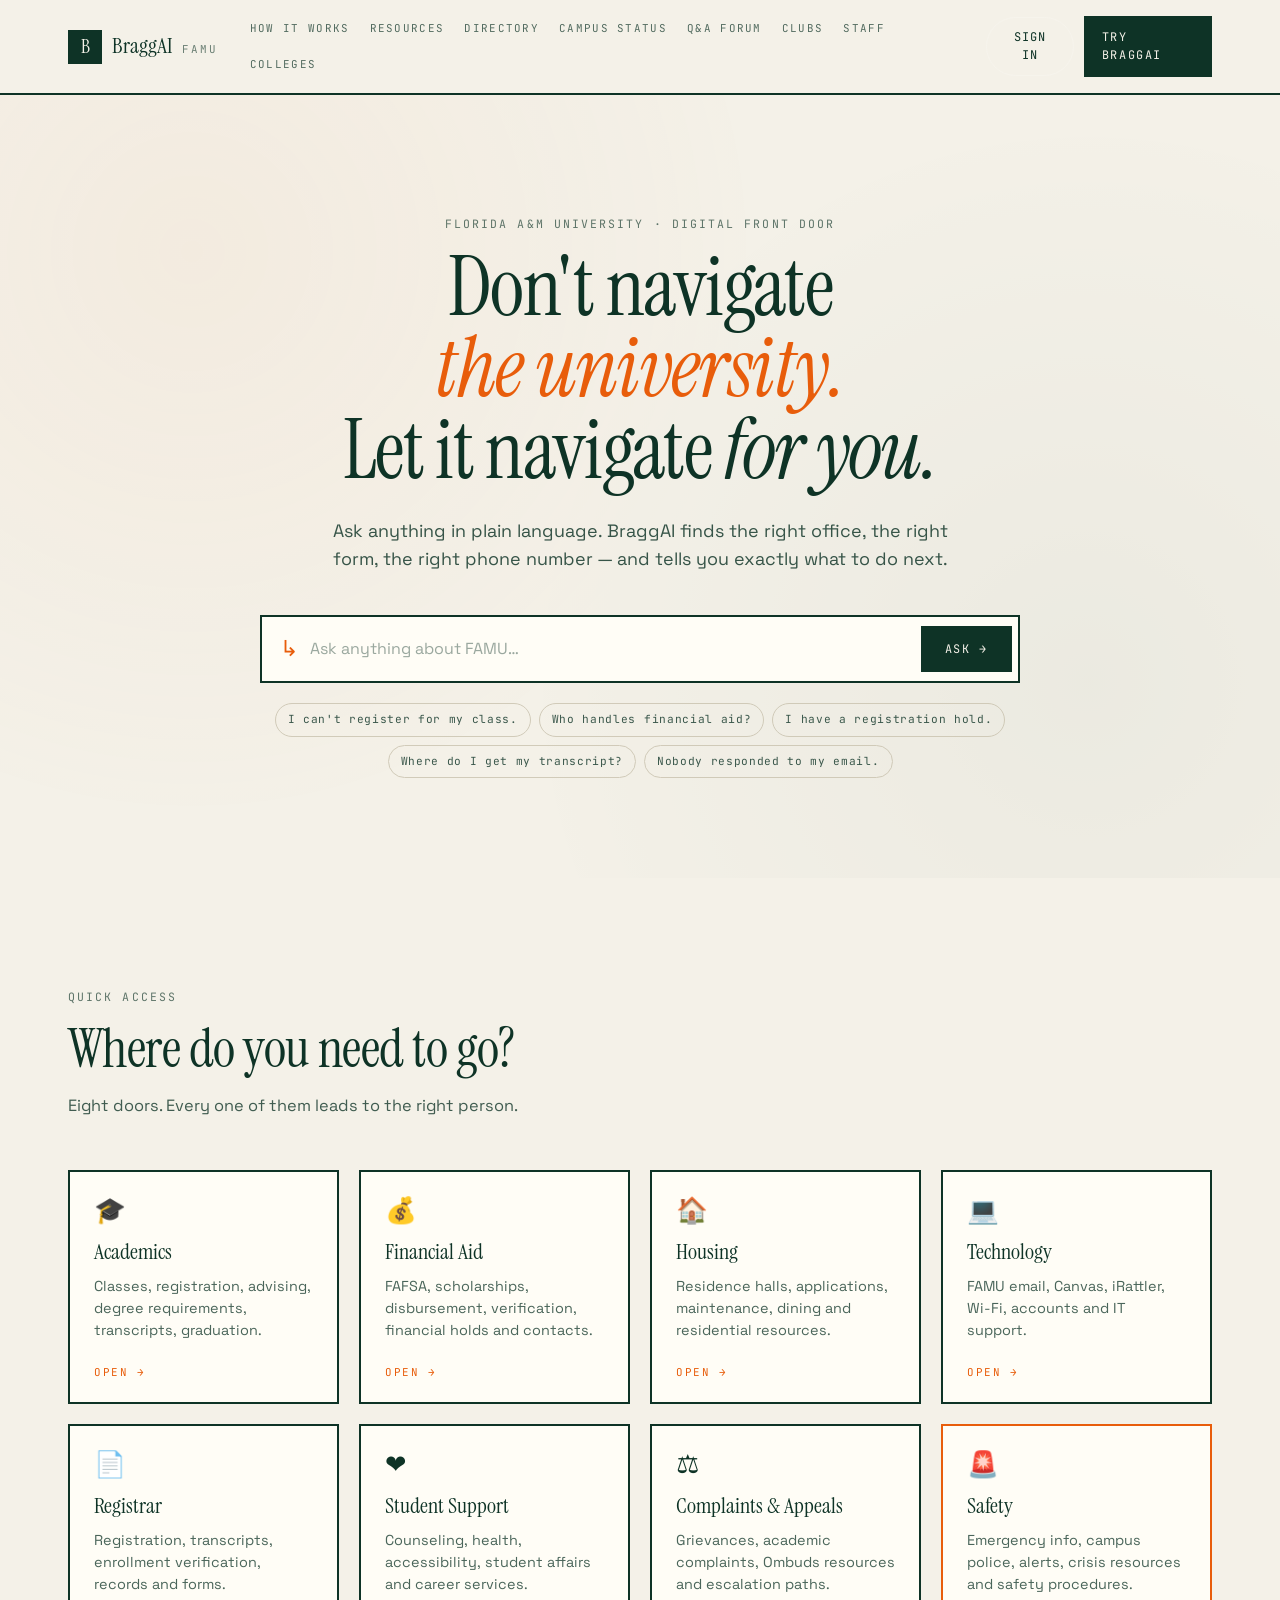
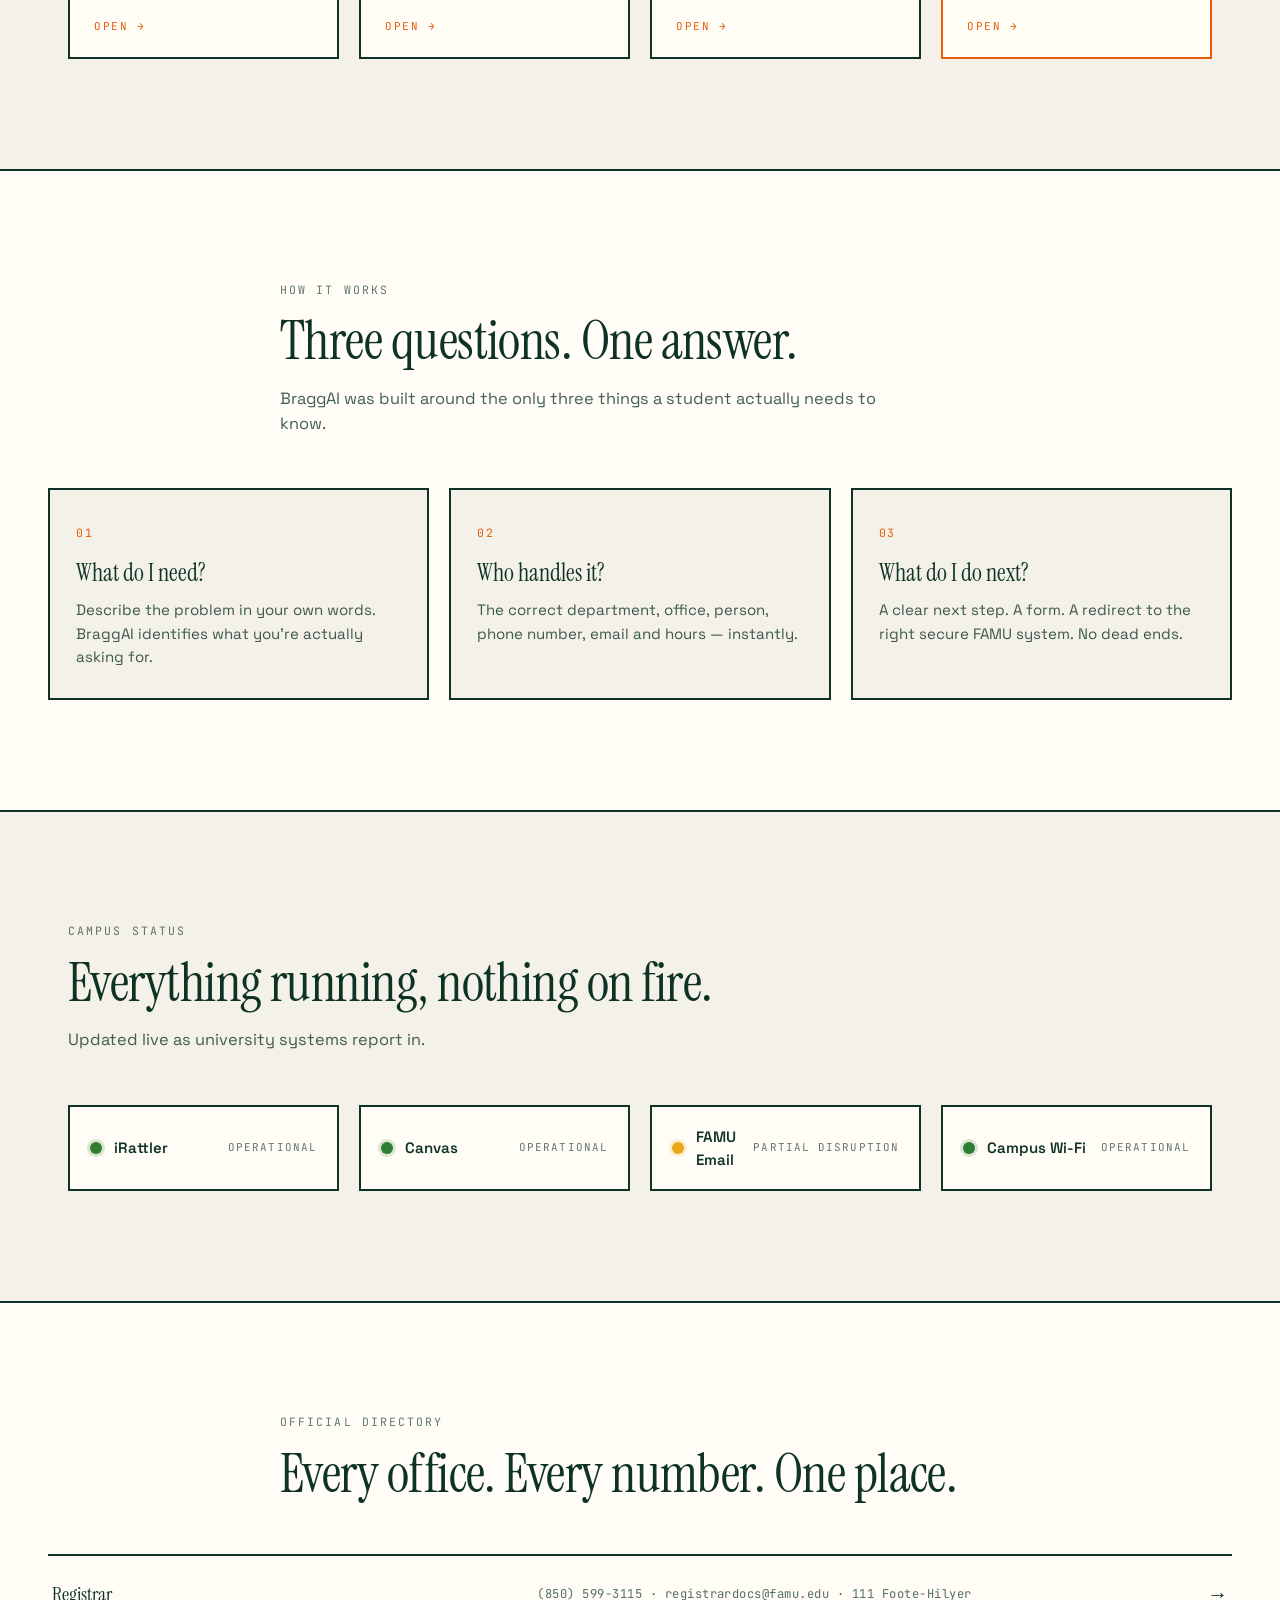
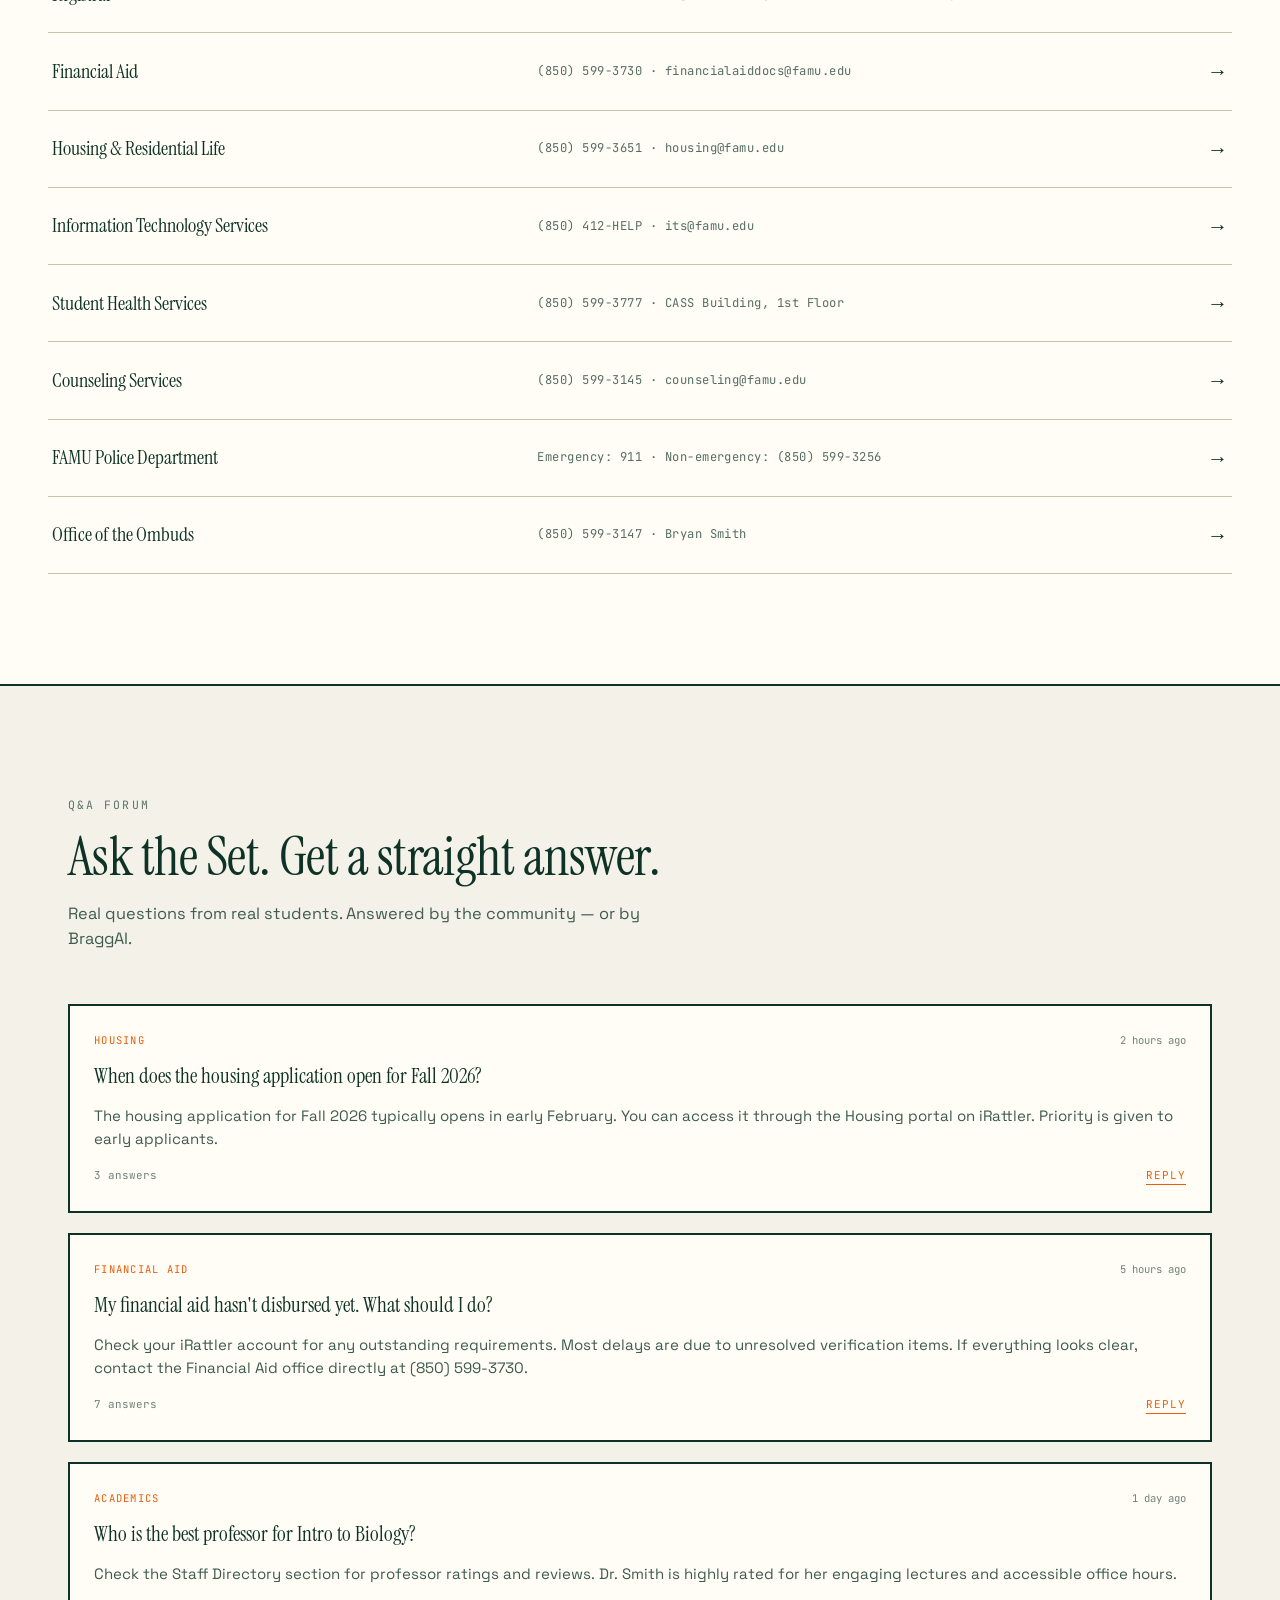
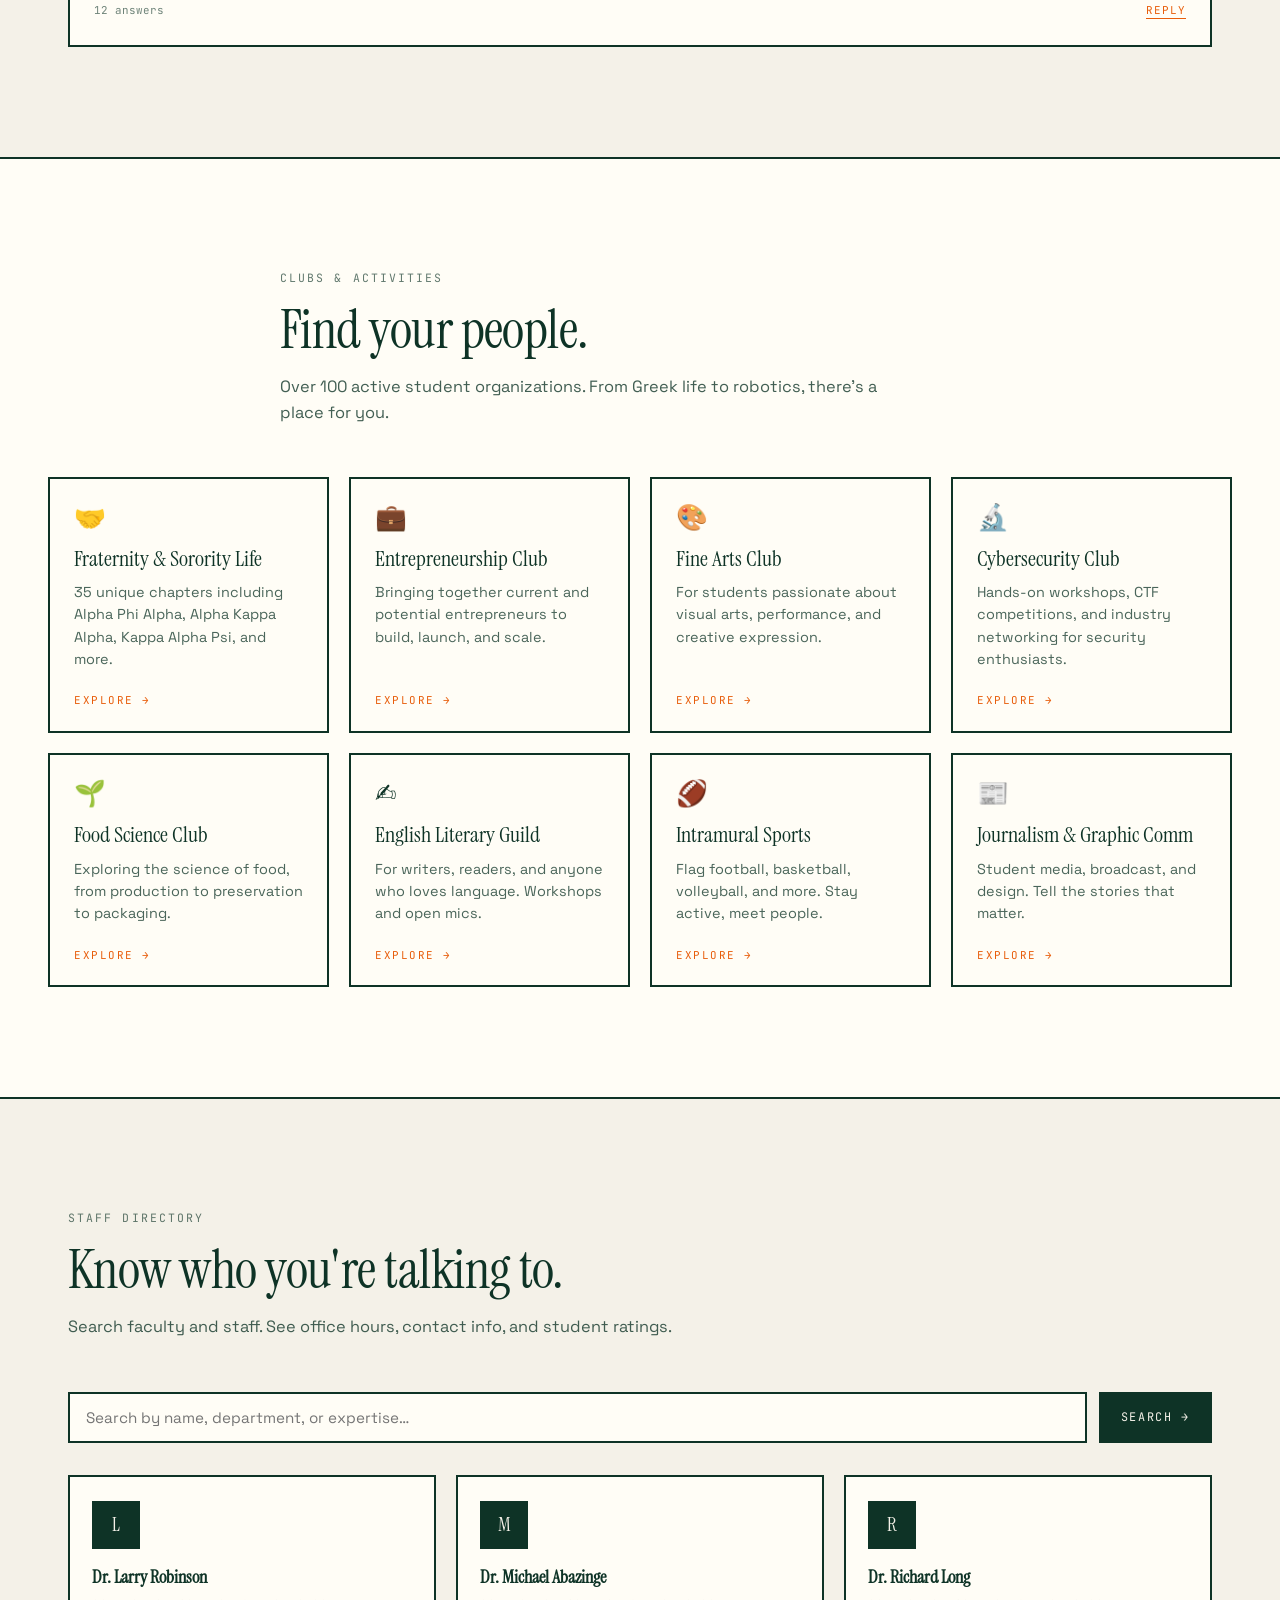
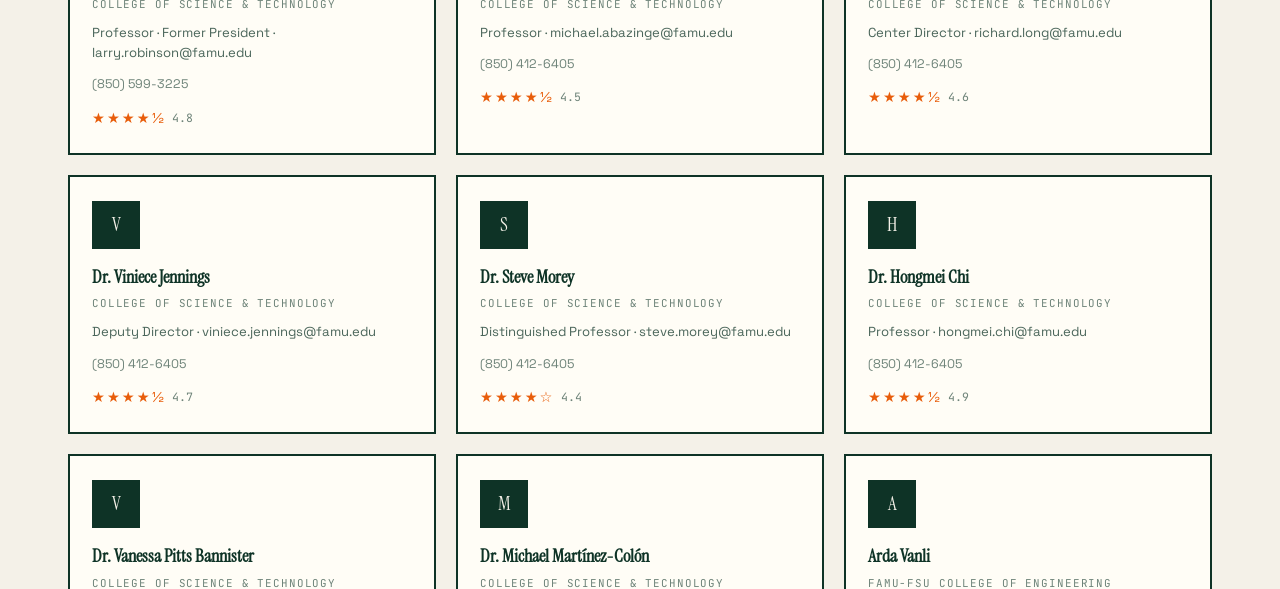
<file: dashboard.html>
<!DOCTYPE html>
<html lang="en">
<head>
<meta charset="UTF-8" />
<meta name="viewport" content="width=device-width, initial-scale=1.0" />
<title>BraggAI — Ask</title>
<meta name="description" content="Ask BraggAI anything about FAMU. Find the right office, the right form, the right person — instantly." />

<link rel="preconnect" href="https://fonts.googleapis.com">
<link rel="preconnect" href="https://fonts.gstatic.com" crossorigin>
<link href="https://fonts.googleapis.com/css2?family=Instrument+Serif:ital@0;1&family=Space+Grotesk:wght@400;500;600;700&family=JetBrains+Mono:wght@400;500;700&display=swap" rel="stylesheet">

<link rel="stylesheet" href="css/styles.css" />

<style>
  /* Dashboard-only layer. Reuses the site tokens and components above;
     only the chat-specific pieces live here. */

  .dash-hero { padding-bottom: clamp(24px, 4vw, 40px); }
  .dash-hello {
    font-family: var(--mono);
    font-size: 0.72rem;
    letter-spacing: 0.18em;
    text-transform: uppercase;
    color: var(--orange);
    opacity: 1;
  }

  .dash-wrap {
    max-width: 880px;
    margin: 0 auto;
    padding: 0 var(--gutter) clamp(60px, 9vw, 100px);
  }

  /* ---------- chat panel ---------- */
  .chat {
    display: flex;
    flex-direction: column;
    background: var(--card);
    border: 2px solid var(--ink);
  }

  .chat-head {
    display: flex;
    align-items: center;
    gap: 12px;
    padding: 16px 22px;
    background: var(--ink);
    color: var(--paper);
  }
  .chat-dot {
    width: 12px;
    height: 12px;
    border-radius: 50%;
    flex-shrink: 0;
    background: var(--ok);
    box-shadow: 0 0 0 3px rgba(46, 125, 50, 0.28);
  }
  .chat-name {
    font-family: var(--serif);
    font-size: 1.25rem;
    flex: 1;
  }
  .chat-user {
    font-family: var(--mono);
    font-size: 0.66rem;
    letter-spacing: 0.12em;
    text-transform: uppercase;
    opacity: 0.65;
  }

  .chat-log {
    display: flex;
    flex-direction: column;
    gap: 14px;
    padding: 28px 24px;
    min-height: min(60vh, 480px);
    max-height: min(68vh, 560px);
    overflow-y: auto;
  }

  .msg {
    max-width: 78%;
    padding: 14px 18px;
    border: 2px solid var(--ink);
    font-size: 0.95rem;
    line-height: 1.5;
    animation: msgIn 0.22s ease;
  }
  @keyframes msgIn {
    from { opacity: 0; transform: translateY(6px); }
    to   { opacity: 1; transform: translateY(0); }
  }
  .msg-bot   { background: var(--paper); align-self: flex-start; border-left: 6px solid var(--orange); }
  .msg-user  { background: var(--ink); color: var(--paper); align-self: flex-end; }
  .msg-time {
    display: block;
    margin-top: 8px;
    font-family: var(--mono);
    font-size: 0.6rem;
    letter-spacing: 0.12em;
    text-transform: uppercase;
    opacity: 0.5;
  }

  /* ---------- typing indicator + streaming caret ---------- */
  .msg-bubble {
    white-space: pre-wrap;
    overflow-wrap: anywhere;
  }

  .msg-dots {
    display: inline-flex;
    align-items: center;
    gap: 6px;
    min-height: 22px;
  }
  .msg-dots i {
    width: 7px;
    height: 7px;
    border-radius: 50%;
    background: var(--orange);
    animation: dotPulse 1.1s ease-in-out infinite;
  }
  .msg-dots i:nth-child(2) { animation-delay: 0.16s; }
  .msg-dots i:nth-child(3) { animation-delay: 0.32s; }
  @keyframes dotPulse {
    0%, 60%, 100% { opacity: 0.25; transform: translateY(0); }
    30%           { opacity: 1;    transform: translateY(-3px); }
  }

  .msg-caret {
    display: inline-block;
    width: 2px;
    height: 1em;
    margin-left: 3px;
    vertical-align: -0.16em;
    background: var(--orange);
    animation: caretBlink 0.9s steps(2, start) infinite;
  }
  @keyframes caretBlink {
    0%, 100% { opacity: 1; }
    50%      { opacity: 0; }
  }

  .msg-error { border-color: var(--bad); }
  .msg-error .msg-bubble { color: var(--bad); }

  @media (prefers-reduced-motion: reduce) {
    .msg, .msg-dots i, .msg-caret { animation: none; }
  }

  /* ---------- composer ---------- */
  .chat-form {
    max-width: none;
    margin: 0;
    padding: 20px 22px 22px;
    border-top: 2px solid var(--ink);
  }
  .ask-bar textarea {
    flex: 1;
    min-height: 56px;
    max-height: 200px;
    padding: 16px 0;
    background: transparent;
    border: none;
    outline: none;
    resize: none;
    font: inherit;
    font-size: 1.02rem;
    line-height: 1.45;
  }
  .ask-bar textarea::placeholder { color: rgba(14, 51, 38, 0.42); }
  .chat-form .ask-chips { justify-content: flex-start; margin-top: 18px; }
  .chat-hint {
    margin-top: 16px;
    font-family: var(--mono);
    font-size: 0.64rem;
    letter-spacing: 0.1em;
    text-transform: uppercase;
    opacity: 0.5;
  }
</style>
</head>

<body>

<!-- ============================================================
     NAV
     ============================================================ -->
<header class="nav">
  <div class="nav-inner">

    <a href="index.html" class="brand">
      <span class="brand-mark">B</span>
      <span class="brand-name">BraggAI</span>
      <span class="brand-sub">FAMU</span>
    </a>

    <nav class="nav-links" aria-label="Primary">
      <a href="index.html#how">How it works</a>
      <a href="index.html#resources">Resources</a>
      <a href="index.html#directory">Directory</a>
      <a href="index.html#status">Campus status</a>
      <a href="index.html#forum">Q&amp;A Forum</a>
      <a href="index.html#clubs">Clubs</a>
      <a href="index.html#staff">Staff</a>
      <a href="index.html#colleges">Colleges</a>
    </nav>

    <div class="nav-actions">
      <button type="button" class="btn btn-primary btn-nav" id="nav-ask">ASK BRAGGAI</button>
    </div>

  </div>
</header>

<main>

  <!-- ============================================================
       GREETING
       ============================================================ -->
  <section class="hero dash-hero">
    <div class="hero-grain" aria-hidden="true"></div>
    <div class="hero-inner">
      <p class="eyebrow">Florida A&amp;M University · Digital Front Door</p>

      <h1 class="hero-title">
        <span class="line">How can I help</span>
        <span class="line line-accent">you today?</span>
      </h1>

      <p class="dash-hello" id="welcome">Welcome</p>
    </div>
  </section>

  <!-- ============================================================
       CHAT
       ============================================================ -->
  <section class="dash-wrap">
    <div class="chat">
      <div class="chat-head">
        <span class="chat-dot" aria-hidden="true"></span>
        <span class="chat-name">BraggAI</span>
        <span class="chat-user" id="chat-user">Online</span>
      </div>

      <div class="chat-log" id="chat-log" role="log" aria-live="polite" aria-label="Conversation">
        <div class="msg msg-bot">
          Go ahead — ask in plain language. I'll find the right office, the right form, and
          the right next step for you.
          <span class="msg-time">BraggAI</span>
        </div>
      </div>

      <form class="ask chat-form" id="chat-form" autocomplete="off">
        <div class="ask-bar">
          <span class="ask-mark" aria-hidden="true">↳</span>
          <textarea
            id="chat-input"
            name="q"
            rows="1"
            placeholder="Type your message…"
            aria-label="Type your message"
          ></textarea>
          <button type="submit" class="btn btn-primary ask-submit" id="chat-send">Send →</button>
        </div>

        <div class="ask-chips" aria-label="Example questions">
          <button type="button" class="chip" data-q="I can't register for my class.">I can't register for my class.</button>
          <button type="button" class="chip" data-q="Who do I contact about financial aid?">Who handles financial aid?</button>
          <button type="button" class="chip" data-q="Where do I get my transcript?">Where do I get my transcript?</button>
          <button type="button" class="chip" data-q="I have a registration hold.">I have a registration hold.</button>
        </div>

        <p class="chat-hint">Enter to send · Shift + Enter for a new line</p>
      </form>
    </div>
  </section>

</main>

<footer class="footer">
  <div class="footer-inner">
    <p>BraggAI · A student-first reimagining of FAMU.edu</p>
    <p class="footer-small">Rattler Nation. Est. 1887. · Tallahassee, FL</p>
  </div>
</footer>

<script type="module" src="js/auth.js"></script>
<script type="module" src="js/dashboard.js"></script>

<script>
  (function () {
    var form  = document.getElementById('chat-form');
    var log   = document.getElementById('chat-log');
    var input = document.getElementById('chat-input');
    var send  = document.getElementById('chat-send');
    var user  = document.getElementById('chat-user');
    var welcome = document.getElementById('welcome');
    if (!form || !log || !input) return;

    /* ============================================================
       BACKEND — POST /api/chat  { question }  ->  { answer }

       Defaults to the SAME origin js/auth.js signs in on, because the
       session cookie is scoped to that host: a request to 127.0.0.1:4000
       would send no cookie and come back "Not authenticated".
       Override by setting window.BRAGGAI_API_BASE before this script runs.
       ============================================================ */
    var API_URL = (window.BRAGGAI_API_BASE || 'http://localhost:4000') + '/api/chat';

    var busy = false;      // one request in flight at a time
    var stream = null;     // active typewriter, so a new turn can finish it instantly
    var reduceMotion = window.matchMedia
      && window.matchMedia('(prefers-reduced-motion: reduce)').matches;

    function stamp() {
      return new Date().toLocaleTimeString([], { hour: 'numeric', minute: '2-digit' });
    }

    function scrollToEnd() {
      log.scrollTop = log.scrollHeight;
    }

    function addBubble(who, text) {
      var el = document.createElement('div');
      el.className = 'msg msg-' + who;

      var body = document.createElement('div');
      body.className = 'msg-bubble';
      body.appendChild(document.createTextNode(text || ''));

      var time = document.createElement('span');
      time.className = 'msg-time';
      time.textContent = (who === 'user' ? 'You' : 'BraggAI') + ' · ' + stamp();

      el.appendChild(body);
      el.appendChild(time);
      log.appendChild(el);
      scrollToEnd();
      return { el: el, body: body };
    }

    function showTyping() {
      var el = document.createElement('div');
      el.className = 'msg msg-bot';
      var dots = document.createElement('div');
      dots.className = 'msg-dots';
      dots.innerHTML = '<i></i><i></i><i></i>';
      var time = document.createElement('span');
      time.className = 'msg-time';
      time.textContent = 'BraggAI · ' + stamp();
      el.appendChild(dots);
      el.appendChild(time);
      log.appendChild(el);
      scrollToEnd();
      return el;
    }

    /* Reveal the answer character-by-character, fast enough that even a long
       reply lands in about a second. Resolves when the text is fully shown. */
    function typeOut(bubble, text) {
      if (reduceMotion || text.length < 2) {
        bubble.body.firstChild.nodeValue = text;
        return Promise.resolve();
      }

      var caret = document.createElement('span');
      caret.className = 'msg-caret';
      bubble.body.appendChild(caret);

      return new Promise(function (resolve) {
        var perTick = Math.max(1, Math.ceil(text.length / 80));
        var shown = 0;

        var id = setInterval(function () {
          shown = Math.min(shown + perTick, text.length);
          bubble.body.firstChild.nodeValue = text.slice(0, shown);
          scrollToEnd();
          if (shown >= text.length) {
            clearInterval(id);
            caret.remove();
            stream = null;
            resolve();
          }
        }, 16);

        stream = { id: id, bubble: bubble, text: text };
      });
    }

    /* Snap an in-progress animation straight to its final text. */
    function finishStream() {
      if (!stream) return;
      clearInterval(stream.id);
      stream.bubble.body.firstChild.nodeValue = stream.text;
      var caret = stream.bubble.body.querySelector('.msg-caret');
      if (caret) caret.remove();
      stream = null;
    }

    function sendMessage(question) {
      return fetch(API_URL, {
        method: 'POST',
        credentials: 'include',
        headers: { 'Content-Type': 'application/json' },
        body: JSON.stringify({ question: question })
      }).then(function (res) {
        // A failed request may not be JSON at all, so never let res.json() reject.
        return res.json().catch(function () { return {}; }).then(function (data) {
          if (!res.ok) throw new Error(data.error || 'Something went wrong');
          return data;
        });
      });
    }

    function setBusy(on) {
      busy = on;
      send.disabled = on;
      send.textContent = on ? 'Sending' : 'Send →';
      if (!on) input.focus();
    }

    function submit(text) {
      var value = String(text == null ? input.value : text).trim();
      if (!value || busy) return;

      finishStream();
      input.value = '';
      input.style.height = 'auto';
      addBubble('user', value);

      var pending = showTyping();
      setBusy(true);

      sendMessage(value).then(function (data) {
        pending.remove();
        var answer = data && typeof data.answer === 'string' ? data.answer.trim() : '';
        if (!answer) answer = 'I could not find an answer to that.';
        var bubble = addBubble('bot', '');
        return typeOut(bubble, answer);
      }).catch(function (err) {
        pending.remove();
        finishStream();
        var bubble = addBubble('bot', '');
        bubble.el.classList.add('msg-error');
        bubble.body.textContent = (err && err.message)
          ? err.message
          : 'Could not reach BraggAI. Is the server running on port 4000?';
        input.value = value; // don't lose what they typed
      }).then(function () {
        setBusy(false);
      });
    }

    form.addEventListener('submit', function (e) {
      e.preventDefault();
      submit();
    });

    input.addEventListener('keydown', function (e) {
      if (e.key === 'Enter' && !e.shiftKey) {
        e.preventDefault();
        submit();
      }
    });

    input.addEventListener('input', function () {
      input.style.height = 'auto';
      input.style.height = Math.min(input.scrollHeight, 140) + 'px';
    });

    Array.prototype.forEach.call(document.querySelectorAll('.chat-form .chip'), function (chip) {
      chip.addEventListener('click', function () {
        submit(chip.getAttribute('data-q'));
      });
    });

    var navAsk = document.getElementById('nav-ask');
    if (navAsk) {
      navAsk.addEventListener('click', function () {
        input.focus();
      });
    }

    /* dashboard.js fills #welcome with "Welcome, {name}" once auth resolves. */
    if (welcome && window.MutationObserver) {
      var sync = function () {
        var name = (welcome.textContent || '').replace(/^welcome,?\s*/i, '').trim();
        if (name) user.textContent = name;
      };
      new MutationObserver(sync).observe(welcome, { childList: true, characterData: true, subtree: true });
      sync();
    }

    input.focus();
  })();
</script>

</body>
</html>
</file>
<file: css/styles.css>
/* ============================================================
   BRAGGAI · FAMU — Campus Field Guide
   ============================================================ */

:root {
  --paper:   #F4F1E8;
  --card:    #FFFDF6;
  --ink:     #0E3326;
  --ink-soft:#1C4A38;
  --orange:  #E85D0B;
  --orange-2:#B3320A;
  --line:    #C9C2AE;
  --ok:      #2E7D32;
  --warn:    #E8A71C;
  --bad:     #C0392B;

  --serif:   "Instrument Serif", Georgia, serif;
  --grotesk: "Space Grotesk", system-ui, sans-serif;
  --mono:    "JetBrains Mono", ui-monospace, monospace;

  --max:     1240px;
  --gutter:  clamp(20px, 4vw, 48px);
}

* { box-sizing: border-box; margin: 0; padding: 0; }

html { scroll-behavior: smooth; }

body {
  font-family: var(--grotesk);
  font-size: 16px;
  line-height: 1.55;
  color: var(--ink);
  background: var(--paper);
  -webkit-font-smoothing: antialiased;
}

img { max-width: 100%; display: block; }
button { font: inherit; color: inherit; background: none; border: none; cursor: pointer; }
a { color: inherit; text-decoration: none; }
input { font: inherit; color: inherit; }

.eyebrow {
  font-family: var(--mono);
  font-size: 0.72rem;
  letter-spacing: 0.18em;
  text-transform: uppercase;
  opacity: 0.65;
  margin-bottom: 14px;
}

.section-title {
  font-family: var(--serif);
  font-weight: 400;
  font-size: clamp(2rem, 4.5vw, 3.4rem);
  line-height: 1.05;
  letter-spacing: -0.01em;
  margin-bottom: 16px;
}

.section-lede {
  max-width: 620px;
  font-size: 1.02rem;
  opacity: 0.78;
}

.btn {
  display: inline-flex;
  align-items: center;
  gap: 8px;
  font-family: var(--mono);
  font-size: 0.74rem;
  letter-spacing: 0.14em;
  text-transform: uppercase;
  padding: 12px 20px;
  border: 2px solid var(--ink);
  background: transparent;
  transition: transform 0.14s ease, background 0.14s ease, color 0.14s ease, box-shadow 0.14s ease;
}
.btn:hover { transform: translate(-1px, -1px); }

.btn-primary {
  background: var(--ink);
  color: var(--paper);
}
.btn-primary:hover {
  background: var(--orange);
  color: var(--ink);
  box-shadow: 3px 3px 0 var(--ink);
}

.btn-lg { padding: 16px 28px; font-size: 0.82rem; }
.btn-nav { padding: 10px 16px; }

.nav {
  position: sticky;
  top: 0;
  z-index: 500;
  background: var(--paper);
  border-bottom: 2px solid var(--ink);
}

.nav-inner {
  max-width: var(--max);
  margin: 0 auto;
  padding: 16px var(--gutter);
  display: flex;
  align-items: center;
  gap: 32px;
}

.brand {
  display: flex;
  align-items: baseline;
  gap: 10px;
  font-family: var(--serif);
  font-size: 1.4rem;
}
.brand-mark {
  display: inline-grid;
  place-items: center;
  width: 34px;
  height: 34px;
  background: var(--ink);
  color: var(--paper);
  font-family: var(--serif);
  font-size: 1.2rem;
  line-height: 1;
}
.brand-name { font-weight: 400; }
.brand-sub {
  font-family: var(--mono);
  font-size: 0.68rem;
  letter-spacing: 0.18em;
  opacity: 0.6;
}

.nav-links {
  display: flex;
  gap: 20px;
  margin-left: auto;
  flex-wrap: wrap;
}
.nav-links a {
  font-family: var(--mono);
  font-size: 0.68rem;
  letter-spacing: 0.12em;
  text-transform: uppercase;
  opacity: 0.7;
  transition: opacity 0.15s ease, color 0.15s ease;
}
.nav-links a:hover { opacity: 1; color: var(--orange); }

.nav-actions { display: flex; gap: 10px; }

@media (max-width: 1100px) {
  .nav-links { display: none; }
  .nav-actions { margin-left: auto; }
}

.hero {
  position: relative;
  padding: clamp(60px, 10vw, 120px) var(--gutter) clamp(60px, 8vw, 100px);
  overflow: hidden;
}

.hero-grain {
  position: absolute;
  inset: 0;
  pointer-events: none;
  opacity: 0.35;
  background-image:
    radial-gradient(circle at 15% 20%, rgba(232, 93, 11, 0.10), transparent 45%),
    radial-gradient(circle at 85% 75%, rgba(14, 51, 38, 0.10), transparent 45%);
}

.hero-inner {
  position: relative;
  max-width: 980px;
  margin: 0 auto;
  text-align: center;
}

.hero-title {
  font-family: var(--serif);
  font-weight: 400;
  font-size: clamp(2.4rem, 6.5vw, 5.2rem);
  line-height: 0.98;
  letter-spacing: -0.02em;
  margin-bottom: 26px;
}
.hero-title .line { display: block; }
.hero-title .line-accent { color: var(--orange); font-style: italic; }
.hero-title em { font-style: italic; color: var(--ink); }

.hero-lede {
  max-width: 620px;
  margin: 0 auto 42px;
  font-size: clamp(1rem, 1.4vw, 1.15rem);
  opacity: 0.82;
}

.ask { max-width: 760px; margin: 0 auto; }

.ask-bar {
  display: flex;
  align-items: center;
  gap: 0;
  background: var(--card);
  border: 2px solid var(--ink);
  padding: 6px 6px 6px 18px;
  transition: box-shadow 0.18s ease, transform 0.18s ease;
}
.ask-bar:focus-within {
  box-shadow: 6px 6px 0 var(--orange);
  transform: translate(-2px, -2px);
}
.ask-mark {
  font-family: var(--serif);
  font-size: 1.4rem;
  color: var(--orange);
  margin-right: 12px;
}
.ask-bar input {
  flex: 1;
  background: transparent;
  border: none;
  outline: none;
  padding: 14px 0;
  font-size: 1rem;
}
.ask-bar input::placeholder { color: rgba(14, 51, 38, 0.42); }

.ask-submit { padding: 12px 22px; }

.ask-chips {
  display: flex;
  flex-wrap: wrap;
  justify-content: center;
  gap: 8px;
  margin-top: 20px;
}
.chip {
  font-family: var(--mono);
  font-size: 0.7rem;
  letter-spacing: 0.06em;
  padding: 7px 12px;
  border: 1.5px solid var(--line);
  border-radius: 999px;
  opacity: 0.8;
  transition: all 0.15s ease;
}
.chip:hover {
  border-color: var(--orange);
  color: var(--orange);
  opacity: 1;
  transform: translateY(-1px);
}

.ask-answer {
  max-width: 760px;
  margin: 32px auto 0;
  padding: 24px 26px;
  background: var(--card);
  border: 2px solid var(--ink);
  border-left: 6px solid var(--orange);
  text-align: left;
  animation: answerIn 0.28s ease;
}
@keyframes answerIn {
  from { opacity: 0; transform: translateY(8px); }
  to   { opacity: 1; transform: translateY(0); }
}

.answer-head {
  display: flex;
  justify-content: space-between;
  align-items: center;
  margin-bottom: 14px;
}
.answer-head .eyebrow { margin-bottom: 0; color: var(--orange); opacity: 1; }
.answer-close {
  font-size: 1.4rem;
  line-height: 1;
  opacity: 0.5;
  transition: opacity 0.15s ease;
}
.answer-close:hover { opacity: 1; color: var(--orange); }

.answer-body {
  font-size: 1rem;
  line-height: 1.6;
  margin-bottom: 20px;
}

.answer-actions {
  display: flex;
  flex-wrap: wrap;
  gap: 8px;
}
.answer-actions .btn {
  padding: 10px 16px;
  font-size: 0.68rem;
}

.section {
  padding: clamp(60px, 9vw, 110px) var(--gutter);
  max-width: var(--max);
  margin: 0 auto;
}
.section-alt {
  background: var(--card);
  max-width: none;
  border-top: 2px solid var(--ink);
  border-bottom: 2px solid var(--ink);
}
.section-alt > * { max-width: var(--max); margin-left: auto; margin-right: auto; }

.section-head { margin-bottom: 52px; max-width: 720px; }

.grid { display: grid; gap: 20px; }
.grid-3 { grid-template-columns: repeat(3, 1fr); }
.grid-4 { grid-template-columns: repeat(4, 1fr); }

@media (max-width: 1000px) {
  .grid-3, .grid-4 { grid-template-columns: repeat(2, 1fr); }
}
@media (max-width: 600px) {
  .grid-3, .grid-4 { grid-template-columns: 1fr; }
}

.card {
  display: flex;
  flex-direction: column;
  padding: 26px 24px 22px;
  background: var(--card);
  border: 2px solid var(--ink);
  transition: transform 0.16s ease, box-shadow 0.16s ease, border-color 0.16s ease;
}
.card:hover {
  transform: translate(-3px, -3px);
  box-shadow: 6px 6px 0 var(--ink);
  border-color: var(--orange);
}

.card-alert { border-color: var(--orange); }
.card-alert:hover { box-shadow: 6px 6px 0 var(--orange); }

.card-icon { font-size: 1.6rem; margin-bottom: 16px; line-height: 1; }
.card-title {
  font-family: var(--serif);
  font-weight: 400;
  font-size: 1.4rem;
  line-height: 1.1;
  margin-bottom: 10px;
}
.card-body {
  font-size: 0.9rem;
  opacity: 0.75;
  margin-bottom: 22px;
  flex: 1;
}
.card-cta {
  font-family: var(--mono);
  font-size: 0.68rem;
  letter-spacing: 0.14em;
  text-transform: uppercase;
  color: var(--orange);
}

.step {
  padding: 30px 26px;
  background: var(--paper);
  border: 2px solid var(--ink);
}
.step-num {
  display: inline-block;
  font-family: var(--mono);
  font-size: 0.72rem;
  letter-spacing: 0.14em;
  color: var(--orange);
  margin-bottom: 18px;
}
.step-title {
  font-family: var(--serif);
  font-weight: 400;
  font-size: 1.5rem;
  line-height: 1.1;
  margin-bottom: 12px;
}
.step-body { font-size: 0.94rem; opacity: 0.8; }

.status {
  display: flex;
  align-items: center;
  gap: 12px;
  padding: 18px 20px;
  background: var(--card);
  border: 2px solid var(--ink);
}
.status-dot {
  width: 12px;
  height: 12px;
  border-radius: 50%;
  flex-shrink: 0;
}
.status-dot.is-ok   { background: var(--ok);   box-shadow: 0 0 0 3px rgba(46, 125, 50, 0.18); }
.status-dot.is-warn { background: var(--warn); box-shadow: 0 0 0 3px rgba(232, 167, 28, 0.18); }
.status-dot.is-bad  { background: var(--bad);  box-shadow: 0 0 0 3px rgba(192, 57, 43, 0.18); }

.status-name {
  font-weight: 600;
  font-size: 0.94rem;
  flex: 1;
}
.status-state {
  font-family: var(--mono);
  font-size: 0.68rem;
  letter-spacing: 0.1em;
  text-transform: uppercase;
  opacity: 0.65;
}

.directory { border-top: 2px solid var(--ink); }
.dir-row {
  display: grid;
  grid-template-columns: 1fr 1.4fr auto;
  gap: 24px;
  align-items: center;
  padding: 22px 4px;
  border-bottom: 1px solid var(--line);
  transition: padding 0.18s ease, background 0.18s ease, color 0.18s ease;
}
.dir-row:hover {
  padding-left: 16px;
  padding-right: 16px;
  background: var(--card);
  color: var(--orange);
}
.dir-name {
  font-family: var(--serif);
  font-size: 1.25rem;
}
.dir-meta {
  font-family: var(--mono);
  font-size: 0.76rem;
  letter-spacing: 0.04em;
  opacity: 0.7;
}
.dir-arrow {
  font-family: var(--serif);
  font-size: 1.3rem;
  transition: transform 0.18s ease;
}
.dir-row:hover .dir-arrow { transform: translateX(4px); }

@media (max-width: 720px) {
  .dir-row { grid-template-columns: 1fr auto; }
  .dir-meta { grid-column: 1 / -1; order: 3; opacity: 0.6; font-size: 0.72rem; }
}

.forum { display: flex; flex-direction: column; gap: 20px; }
.forum-post {
  padding: 26px 24px;
  background: var(--card);
  border: 2px solid var(--ink);
}
.forum-meta {
  display: flex;
  justify-content: space-between;
  align-items: center;
  margin-bottom: 12px;
}
.forum-tag {
  font-family: var(--mono);
  font-size: 0.66rem;
  letter-spacing: 0.12em;
  text-transform: uppercase;
  color: var(--orange);
}
.forum-time {
  font-family: var(--mono);
  font-size: 0.66rem;
  opacity: 0.6;
}
.forum-q {
  font-family: var(--serif);
  font-size: 1.3rem;
  font-weight: 400;
  margin-bottom: 12px;
}
.forum-a {
  font-size: 0.94rem;
  opacity: 0.8;
  margin-bottom: 16px;
}
.forum-footer {
  display: flex;
  justify-content: space-between;
  align-items: center;
}
.forum-answer-count {
  font-family: var(--mono);
  font-size: 0.68rem;
  opacity: 0.6;
}
.forum-btn {
  font-family: var(--mono);
  font-size: 0.68rem;
  letter-spacing: 0.1em;
  text-transform: uppercase;
  color: var(--orange);
  border-bottom: 1px solid var(--orange);
}

.staff-search {
  display: flex;
  gap: 12px;
  margin-bottom: 32px;
}
.staff-search input {
  flex: 1;
  padding: 12px 16px;
  border: 2px solid var(--ink);
  background: var(--card);
  font-size: 0.95rem;
  outline: none;
}
.staff-search input:focus { border-color: var(--orange); }

.staff-grid {
  display: grid;
  grid-template-columns: repeat(3, 1fr);
  gap: 20px;
}
@media (max-width: 1000px) { .staff-grid { grid-template-columns: repeat(2, 1fr); } }
@media (max-width: 600px) { .staff-grid { grid-template-columns: 1fr; } }

.staff-card {
  padding: 24px 22px;
  background: var(--card);
  border: 2px solid var(--ink);
  transition: transform 0.16s ease, box-shadow 0.16s ease;
}
.staff-card:hover {
  transform: translate(-3px, -3px);
  box-shadow: 6px 6px 0 var(--ink);
}
.staff-avatar {
  width: 48px;
  height: 48px;
  background: var(--ink);
  color: var(--paper);
  display: grid;
  place-items: center;
  font-family: var(--serif);
  font-size: 1.2rem;
  margin-bottom: 14px;
}
.staff-name {
  font-family: var(--serif);
  font-size: 1.15rem;
  margin-bottom: 4px;
}
.staff-dept {
  font-family: var(--mono);
  font-size: 0.68rem;
  letter-spacing: 0.08em;
  text-transform: uppercase;
  opacity: 0.6;
  margin-bottom: 10px;
}
.staff-contact {
  font-size: 0.82rem;
  opacity: 0.75;
  margin-bottom: 12px;
}
.staff-rating {
  display: flex;
  align-items: center;
  gap: 6px;
}
.staff-stars {
  color: var(--orange);
  font-size: 0.9rem;
  letter-spacing: 2px;
}
.staff-rating-num {
  font-family: var(--mono);
  font-size: 0.72rem;
  opacity: 0.6;
}

.college-card {
  padding: 28px 24px;
  background: var(--card);
  border: 2px solid var(--ink);
  transition: transform 0.16s ease, box-shadow 0.16s ease;
}
.college-card:hover {
  transform: translate(-3px, -3px);
  box-shadow: 6px 6px 0 var(--ink);
}
.college-card h3 {
  font-family: var(--serif);
  font-size: 1.2rem;
  font-weight: 400;
  margin-bottom: 10px;
  line-height: 1.2;
}
.college-card p {
  font-size: 0.88rem;
  opacity: 0.75;
  margin-bottom: 16px;
}
.college-link {
  font-family: var(--mono);
  font-size: 0.68rem;
  letter-spacing: 0.12em;
  text-transform: uppercase;
  color: var(--orange);
}

.activities { display: grid; gap: 20px; }
.activity-card {
  display: grid;
  grid-template-columns: 80px 1fr;
  gap: 24px;
  align-items: start;
  padding: 26px 24px;
  background: var(--card);
  border: 2px solid var(--ink);
}
.activity-date {
  font-family: var(--mono);
  font-size: 0.8rem;
  letter-spacing: 0.1em;
  color: var(--orange);
  font-weight: 700;
}
.activity-card h3 {
  font-family: var(--serif);
  font-size: 1.25rem;
  font-weight: 400;
  margin-bottom: 6px;
}
.activity-card p {
  font-size: 0.9rem;
  opacity: 0.78;
  margin-bottom: 8px;
}
.activity-venue {
  font-family: var(--mono);
  font-size: 0.7rem;
  letter-spacing: 0.06em;
  opacity: 0.6;
}

.locations-grid {
  display: grid;
  grid-template-columns: repeat(3, 1fr);
  gap: 20px;
}
@media (max-width: 1000px) { .locations-grid { grid-template-columns: repeat(2, 1fr); } }
@media (max-width: 600px) { .locations-grid { grid-template-columns: 1fr; } }

.location-card {
  padding: 24px 22px;
  background: var(--card);
  border: 2px solid var(--ink);
  transition: transform 0.16s ease, box-shadow 0.16s ease;
}
.location-card:hover {
  transform: translate(-3px, -3px);
  box-shadow: 6px 6px 0 var(--ink);
}
.location-card h3 {
  font-family: var(--serif);
  font-size: 1.15rem;
  font-weight: 400;
  margin-bottom: 8px;
}
.location-card p {
  font-size: 0.88rem;
  opacity: 0.75;
  margin-bottom: 12px;
}
.location-tag {
  font-family: var(--mono);
  font-size: 0.66rem;
  letter-spacing: 0.1em;
  text-transform: uppercase;
  color: var(--orange);
}

.cta { text-align: center; padding-top: 40px; padding-bottom: 120px; }
.cta-inner { max-width: 720px; margin: 0 auto; }
.cta-title {
  font-family: var(--serif);
  font-weight: 400;
  font-size: clamp(2rem, 4.5vw, 3.2rem);
  line-height: 1.05;
  margin-bottom: 32px;
}

.footer {
  border-top: 2px solid var(--ink);
  background: var(--ink);
  color: var(--paper);
  padding: 40px var(--gutter);
}
.footer-inner {
  max-width: var(--max);
  margin: 0 auto;
  display: flex;
  justify-content: space-between;
  align-items: baseline;
  gap: 24px;
  flex-wrap: wrap;
}
.footer p { font-size: 0.86rem; opacity: 0.85; }
.footer-small {
  font-family: var(--mono);
  font-size: 0.7rem;
  letter-spacing: 0.14em;
  text-transform: uppercase;
  opacity: 0.55;
}
</file>
